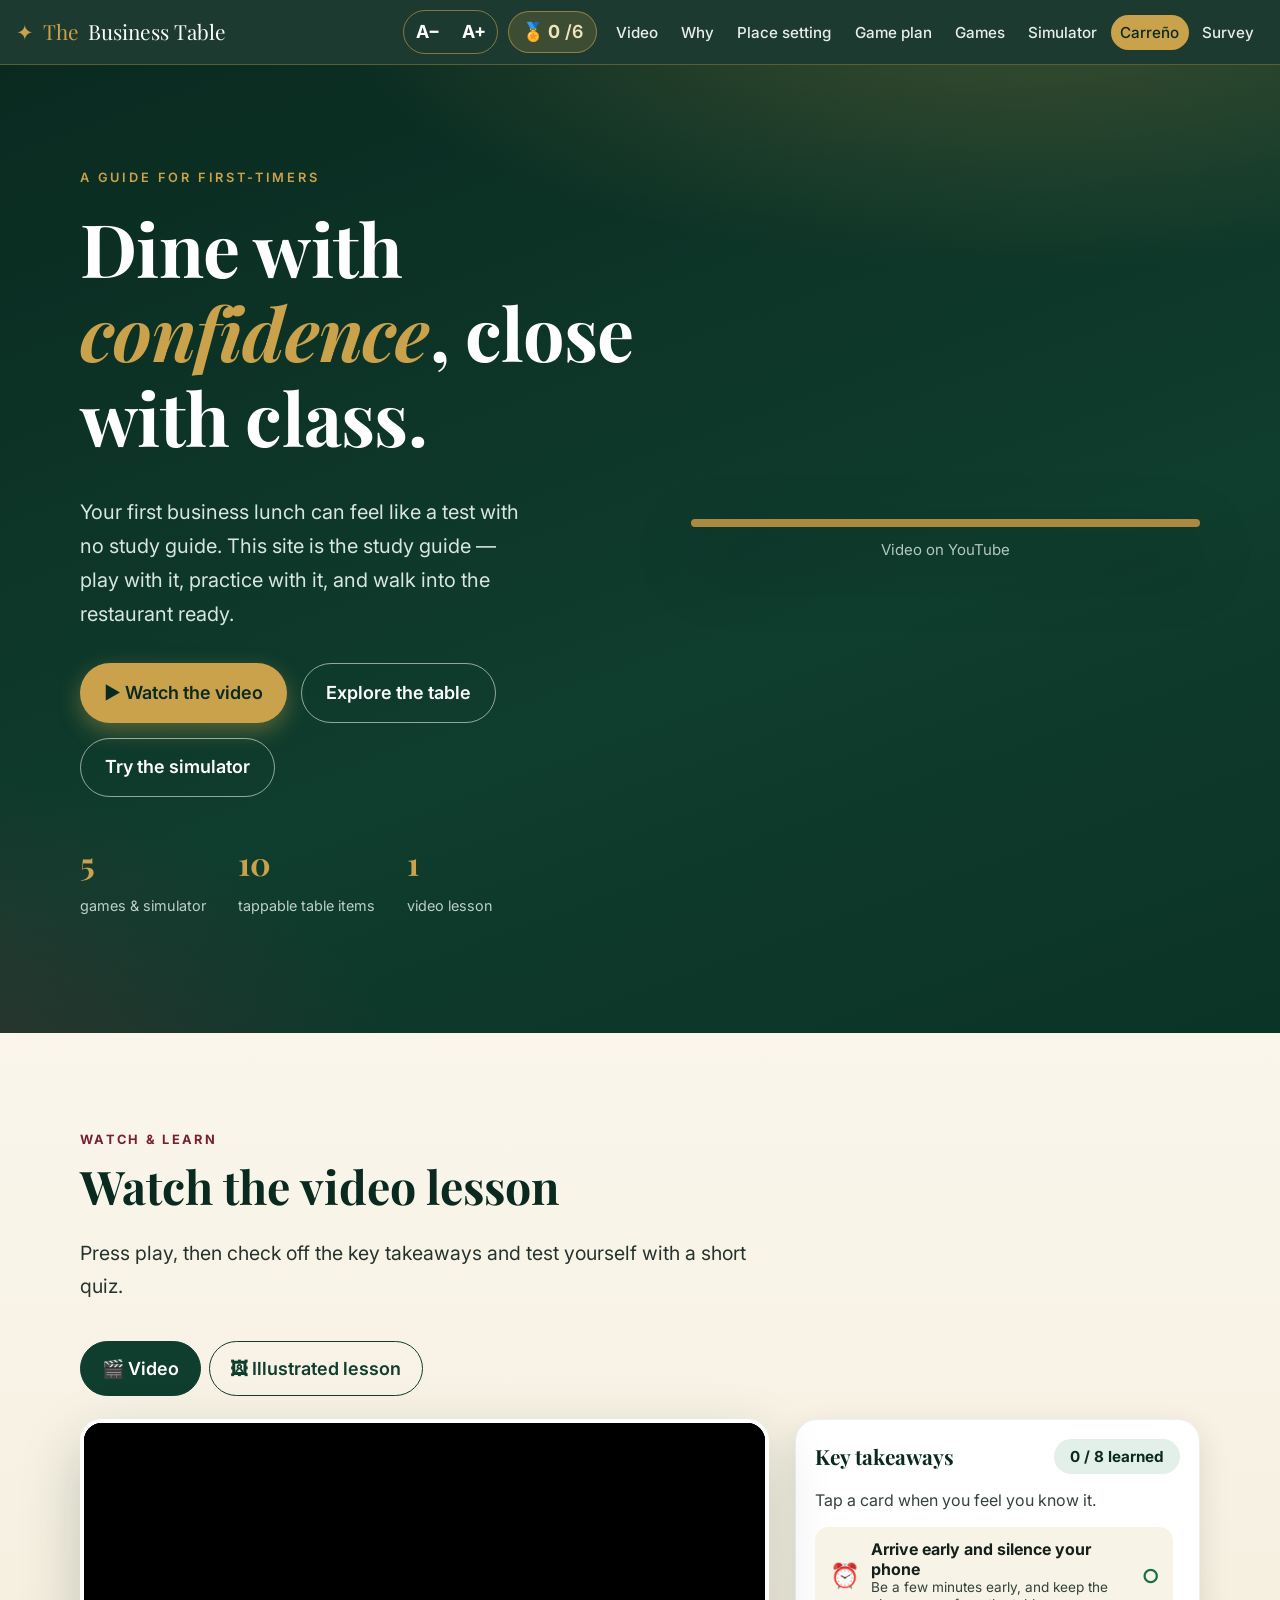
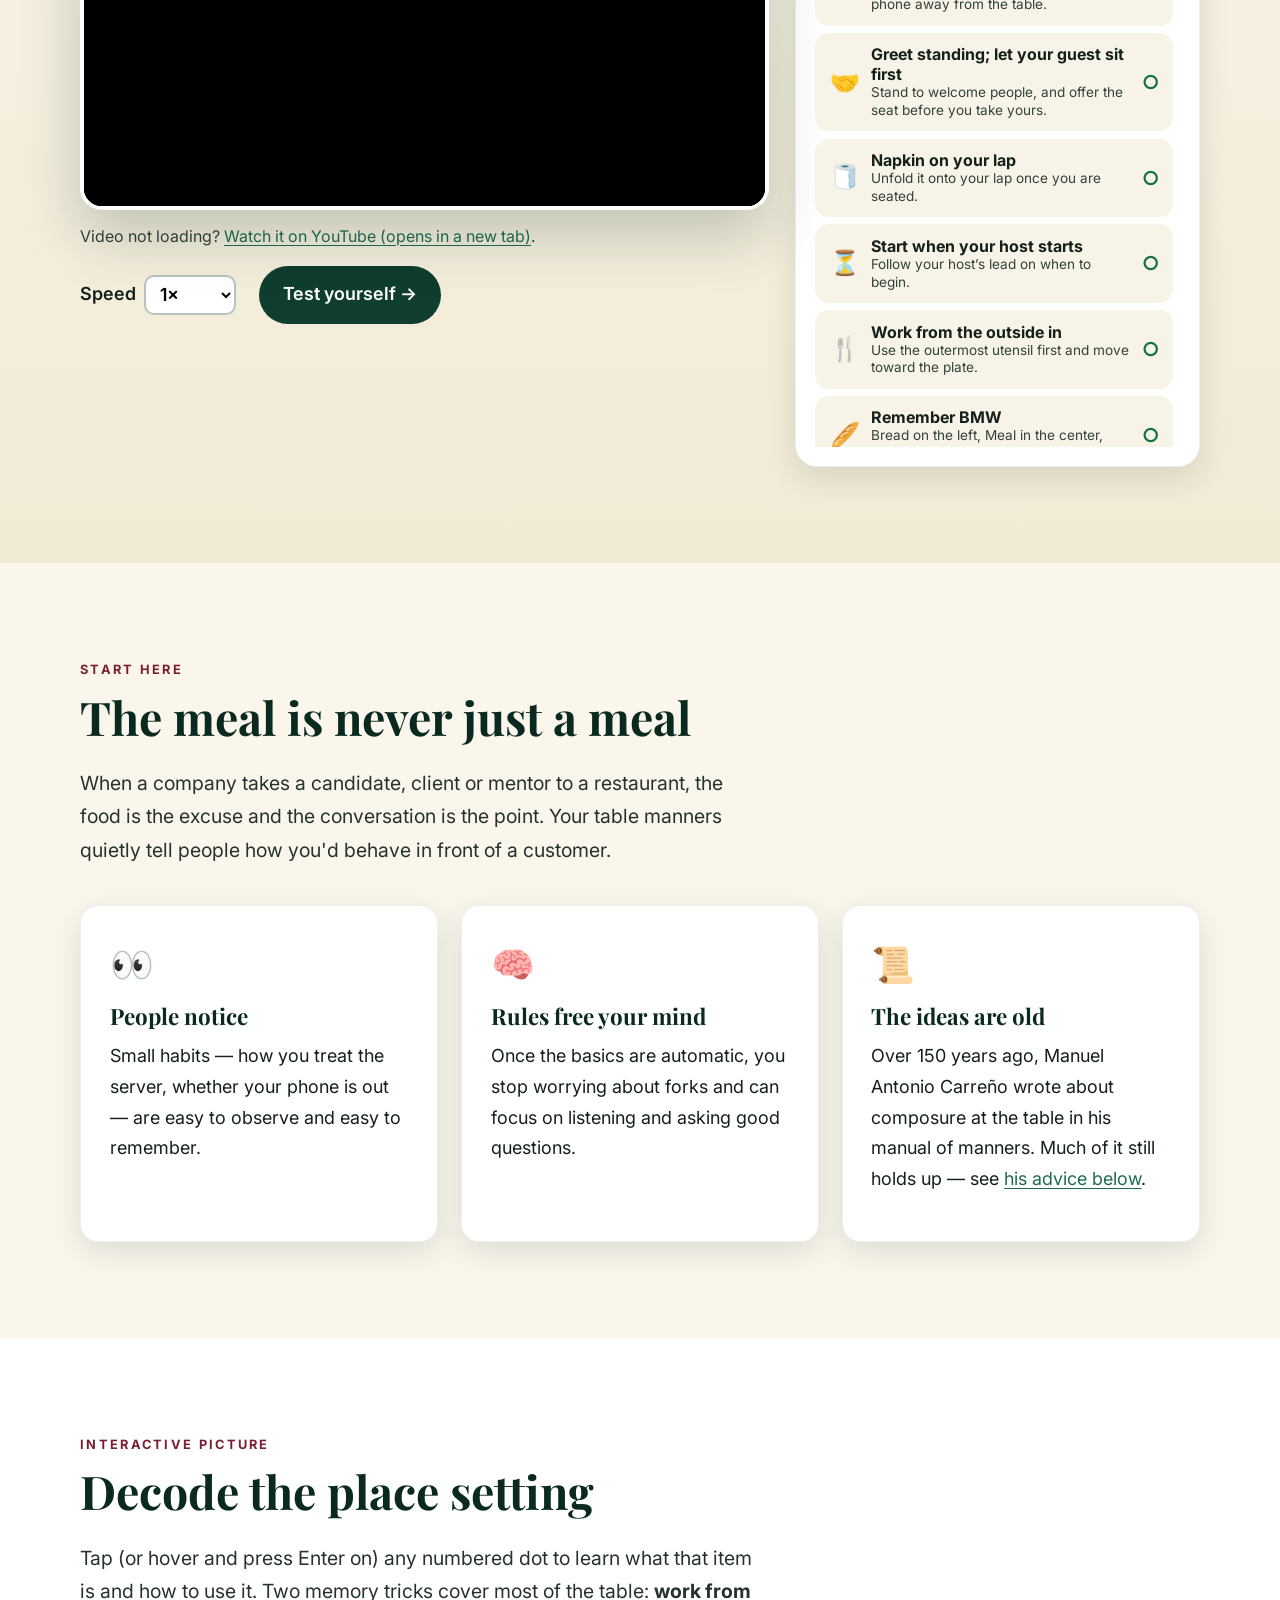
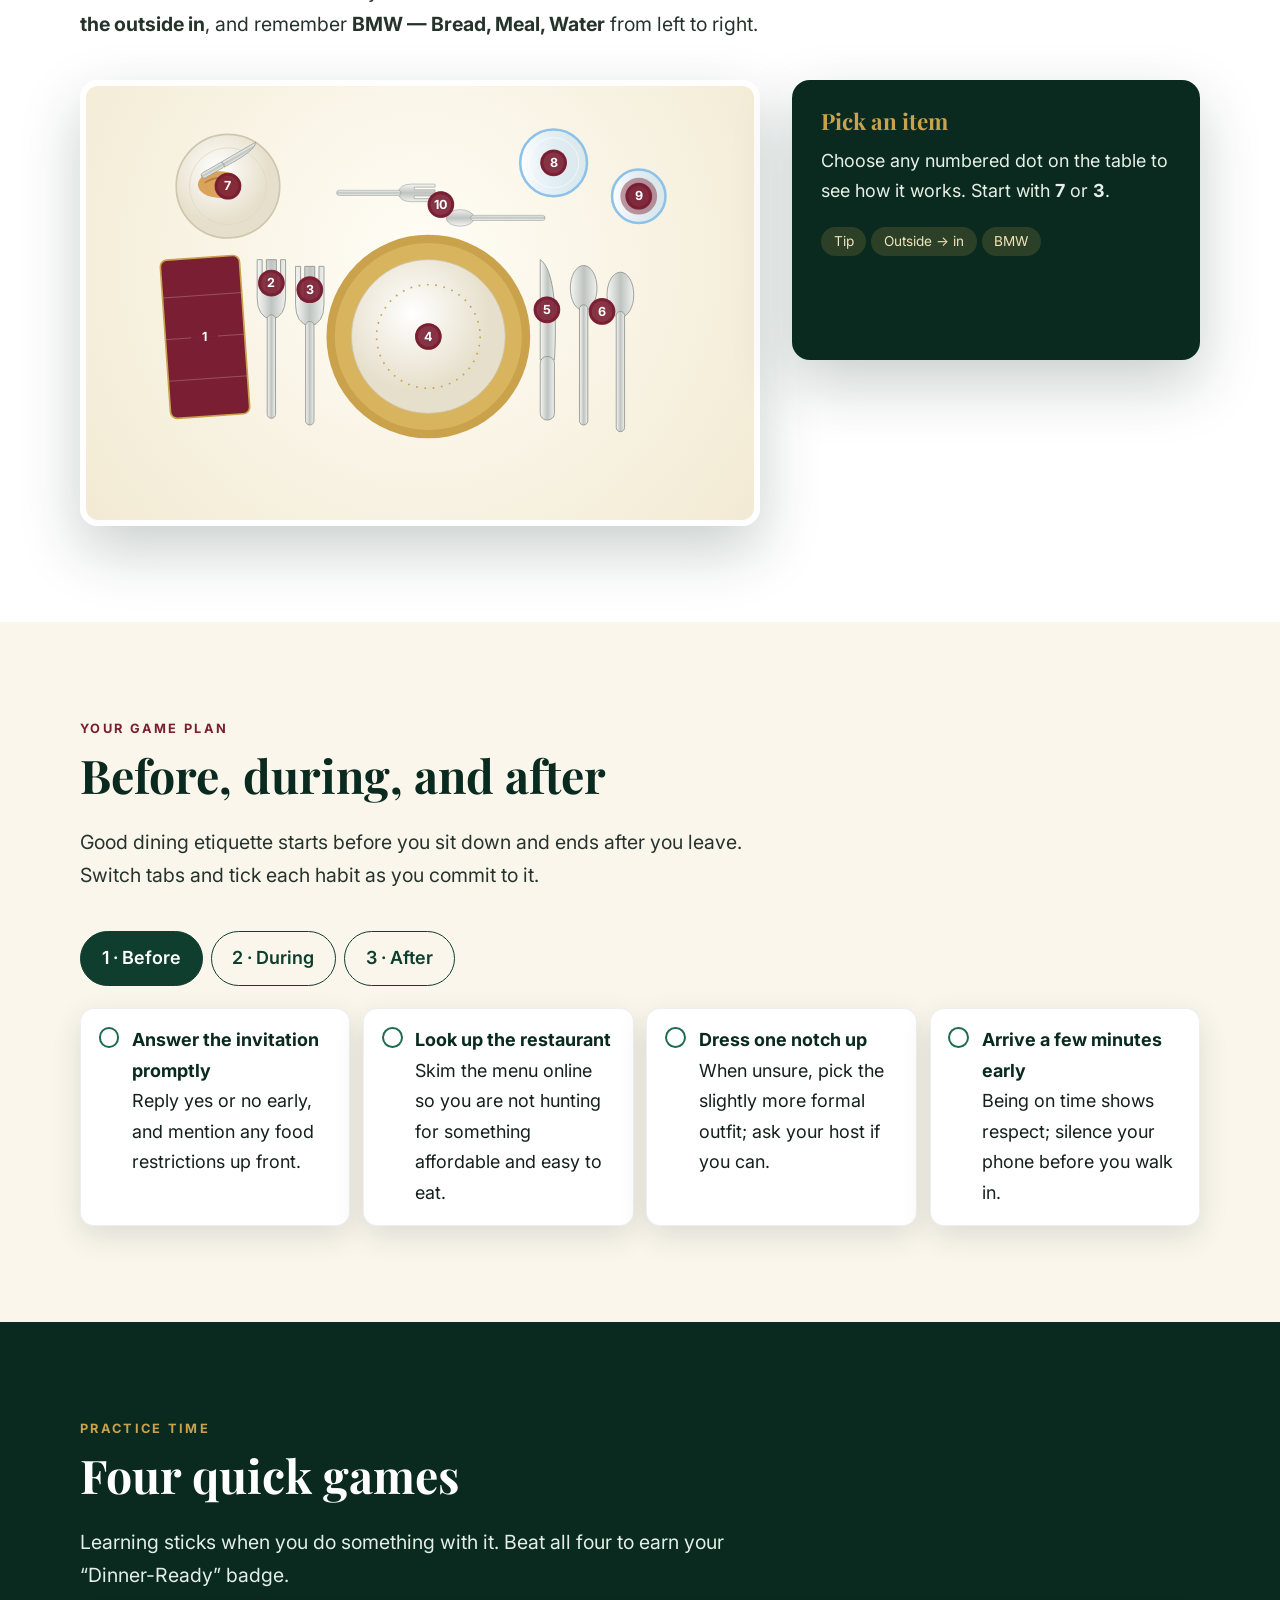
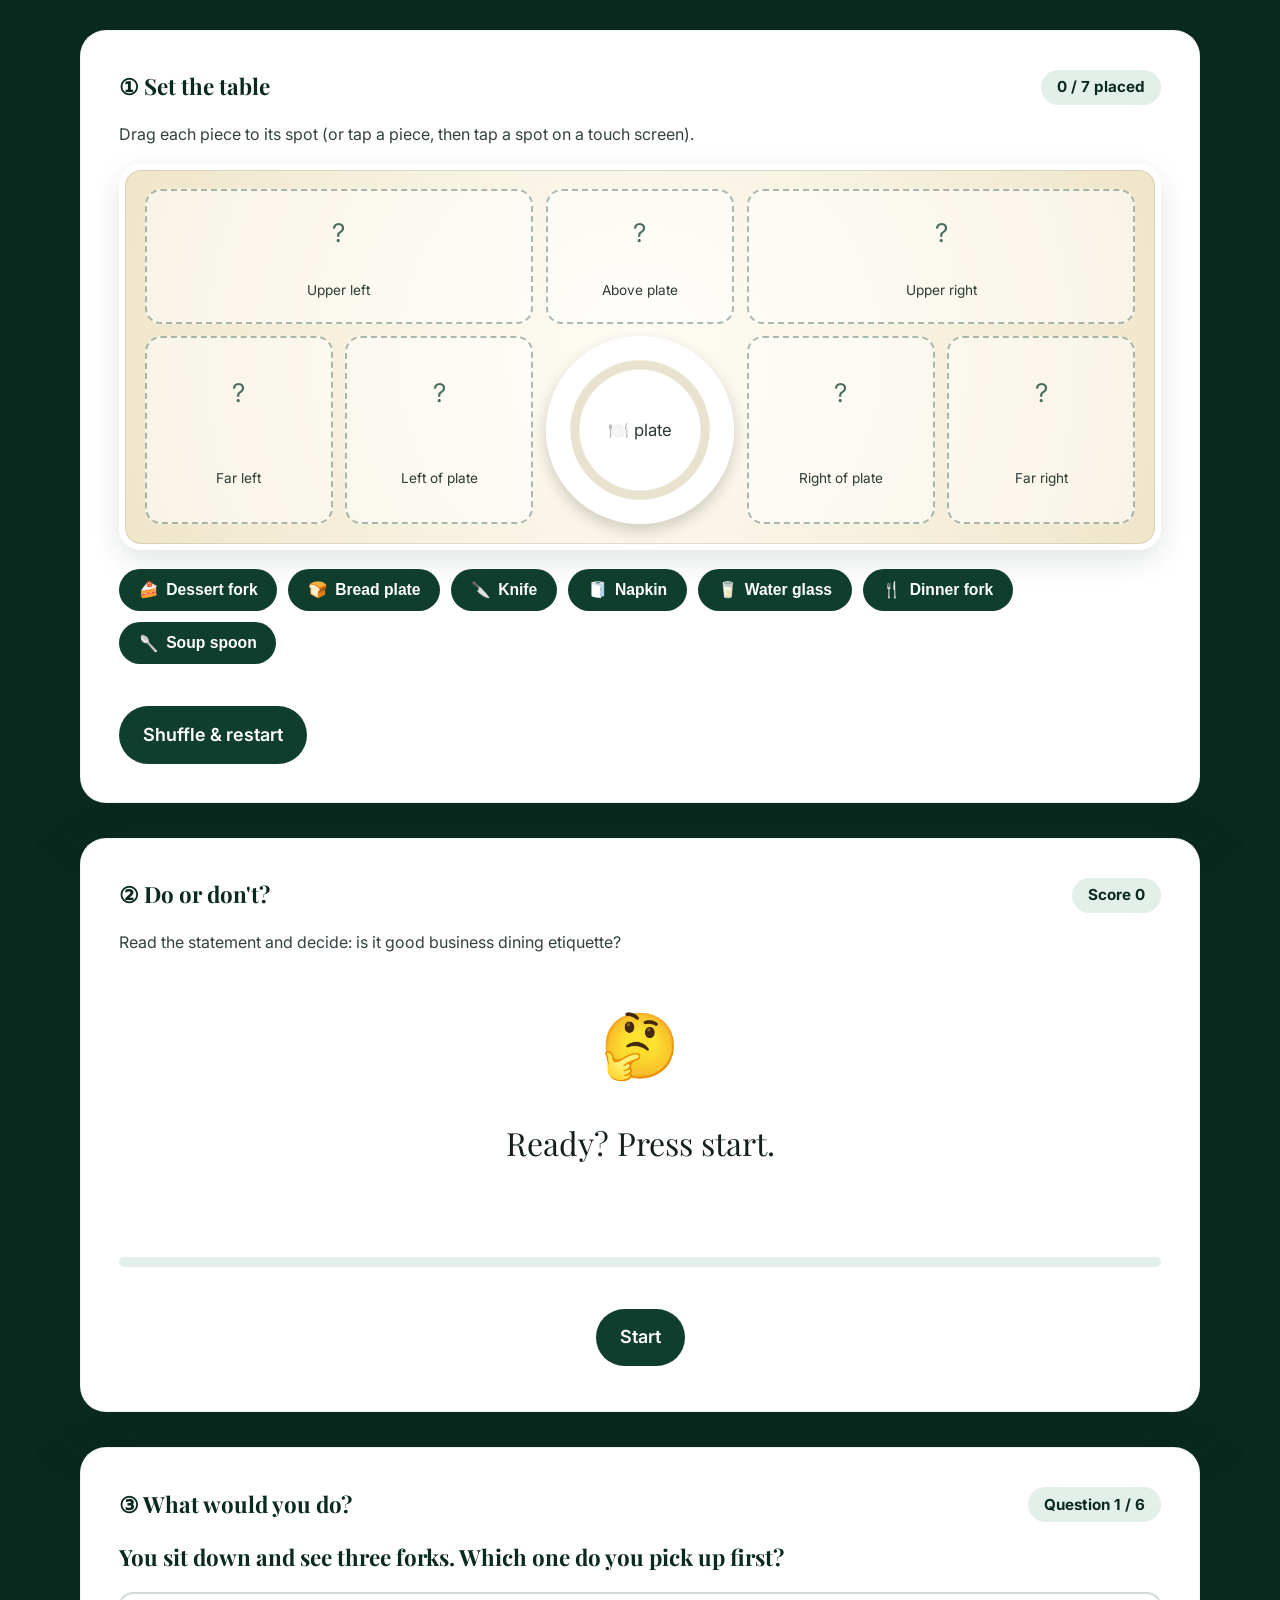
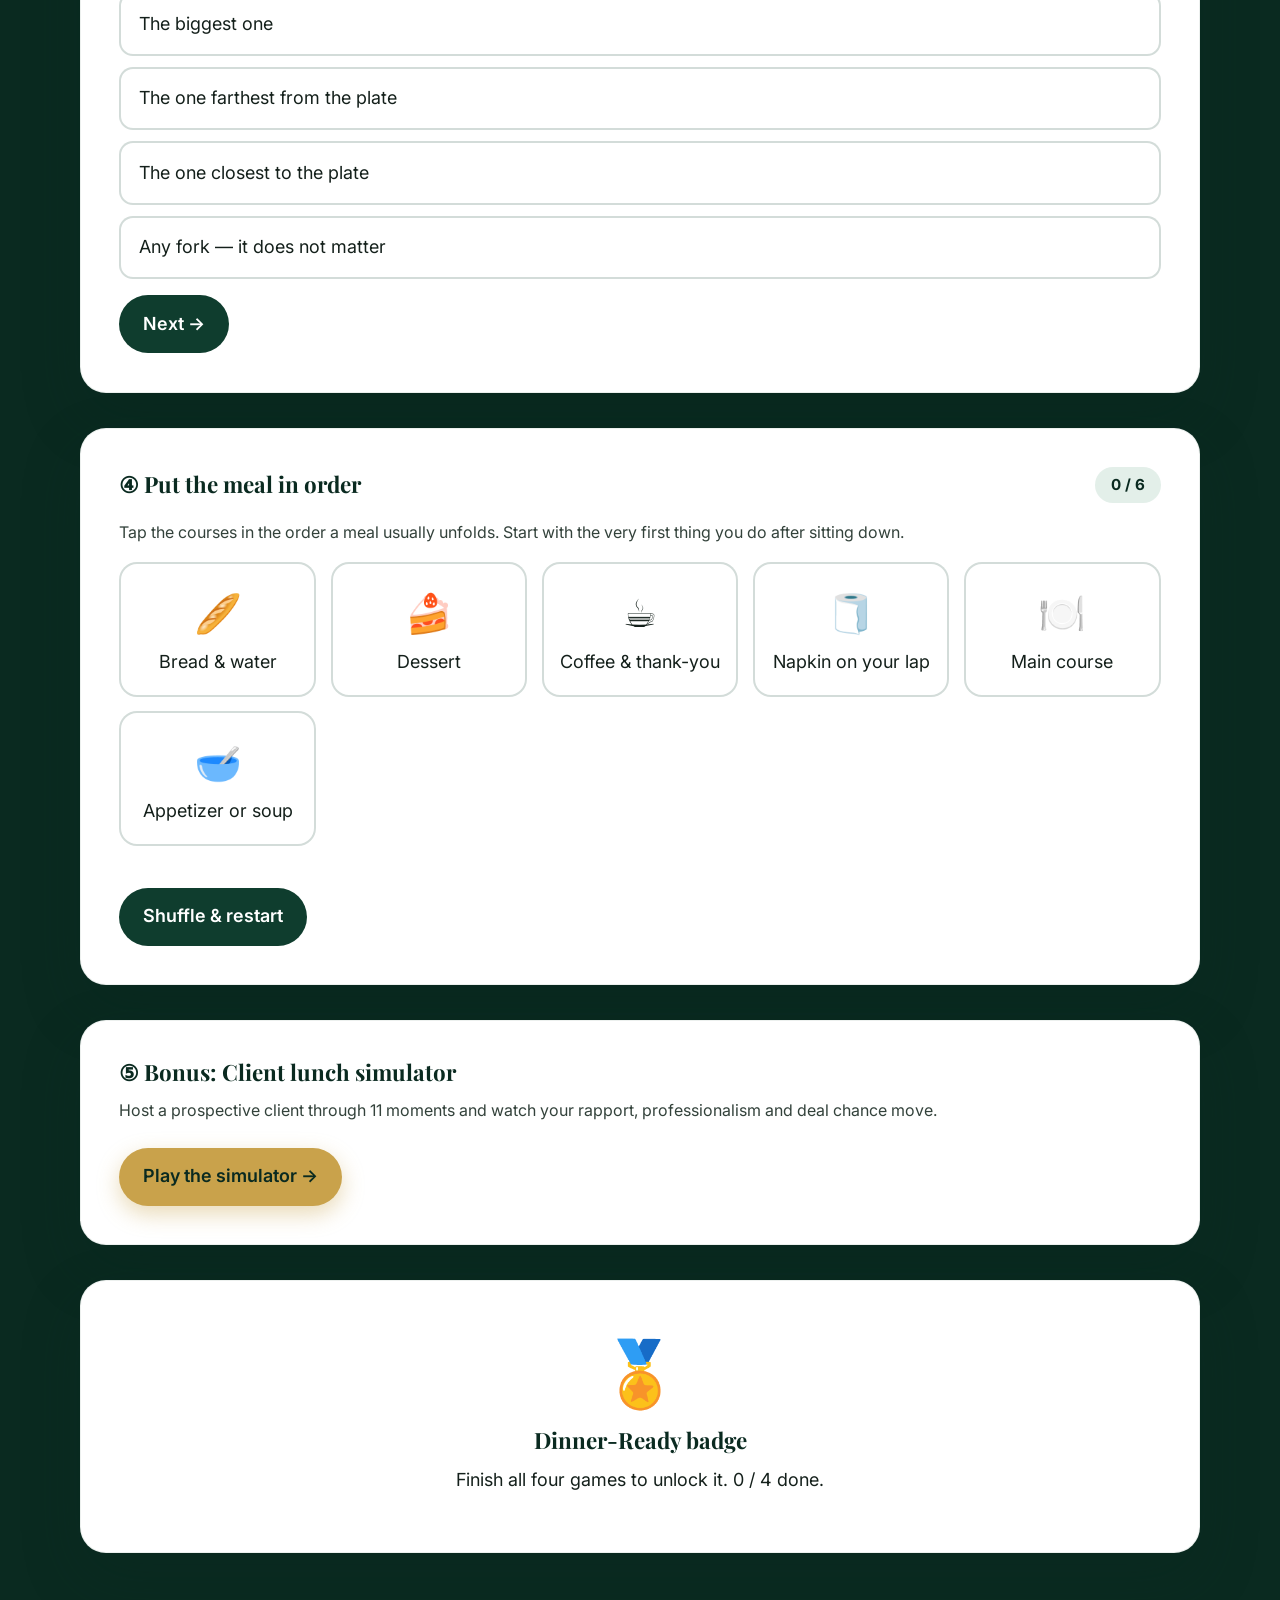
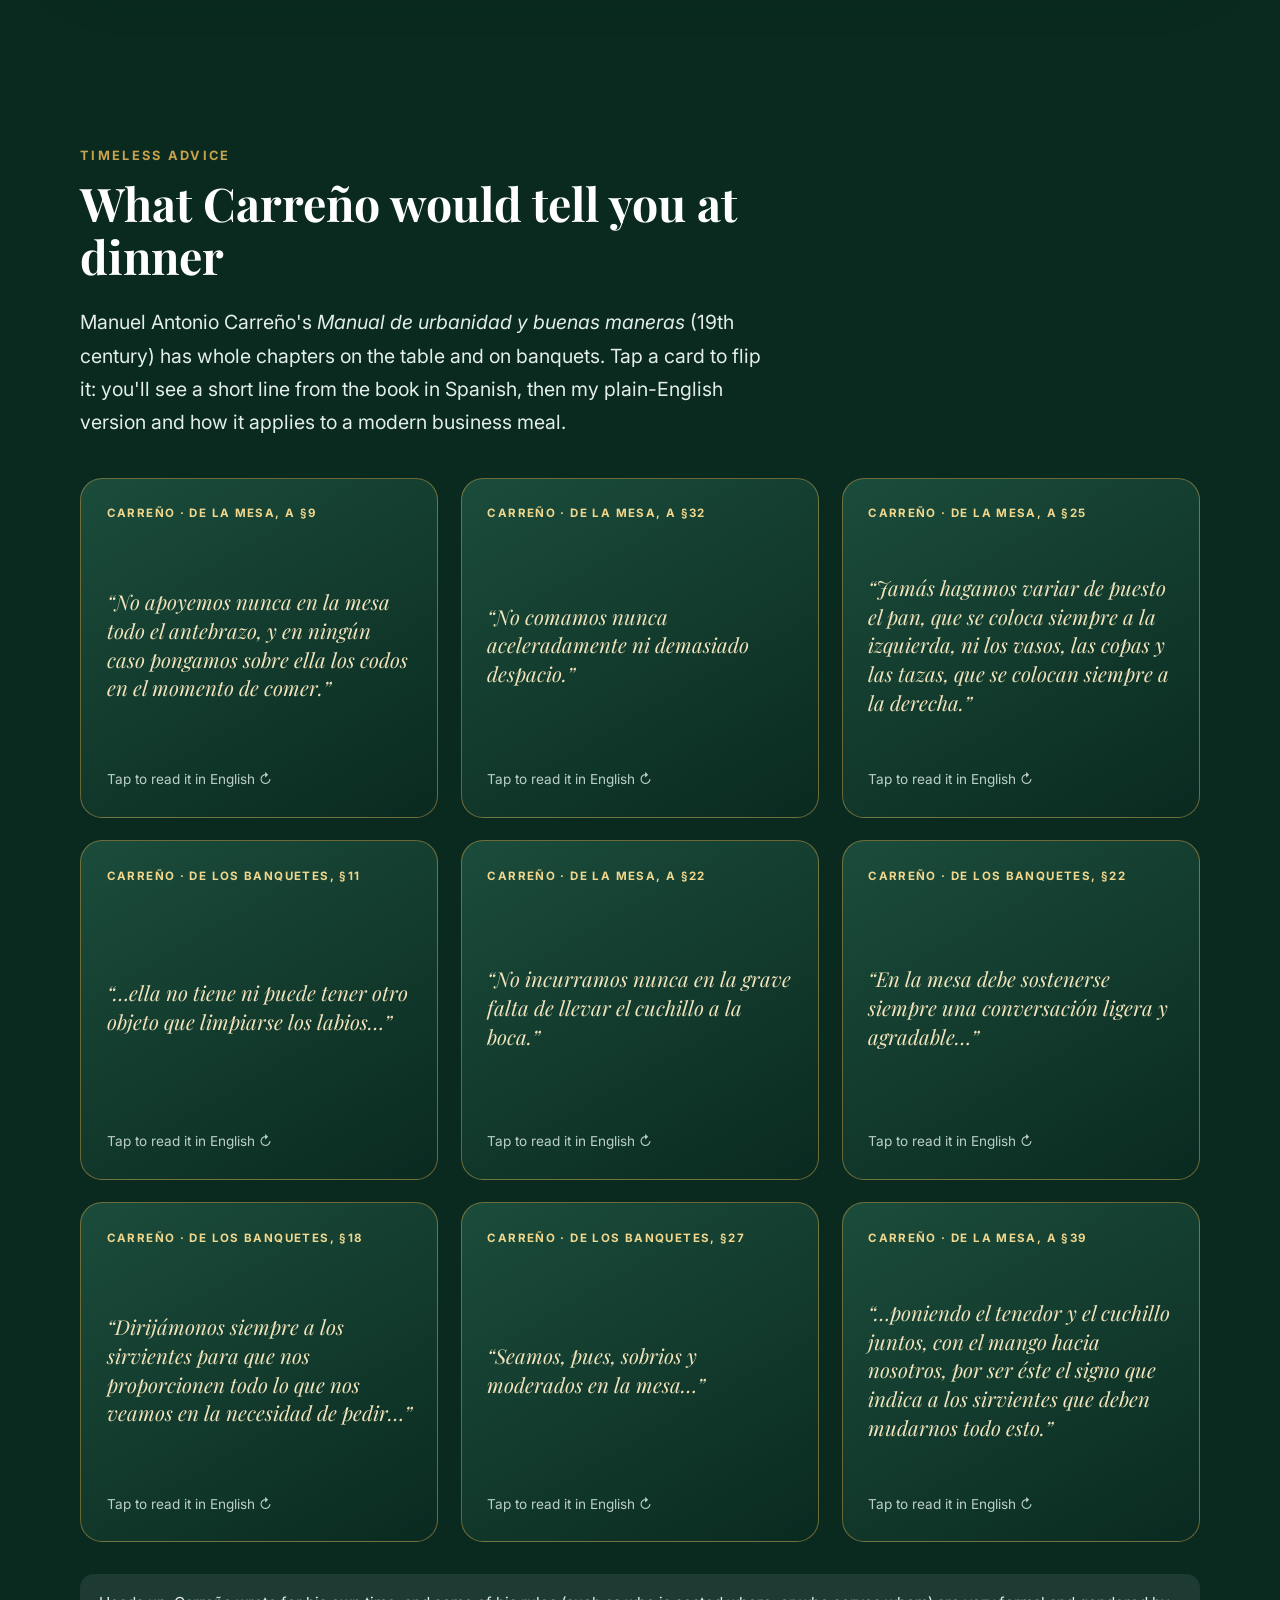
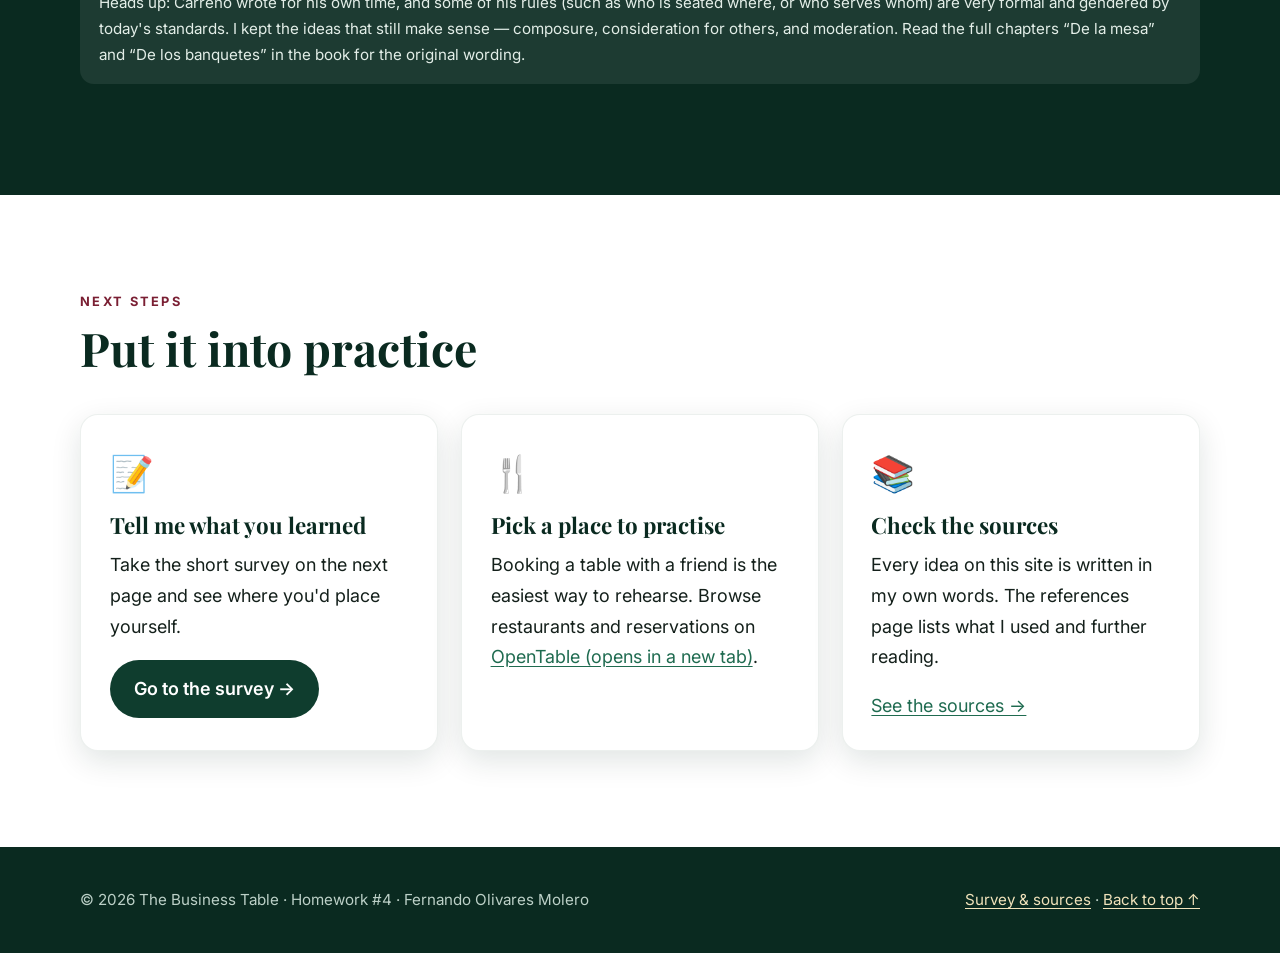
<file: index.html>
<!DOCTYPE html>
<html lang="en">
<head>
  <meta charset="utf-8">
  <meta name="viewport" content="width=device-width, initial-scale=1">
  <title>The Business Table — Dining Etiquette for Students</title>
  <meta name="description" content="An interactive guide to business dining etiquette for students: place-setting explorer, games, a video lesson, and timeless advice from Carreño.">
  <link rel="preconnect" href="https://fonts.googleapis.com">
  <link rel="preconnect" href="https://fonts.gstatic.com" crossorigin>
  <link href="https://fonts.googleapis.com/css2?family=Inter:wght@400;500;600;700&family=Playfair+Display:ital,wght@0,600;0,800;1,500&display=swap" rel="stylesheet">
  <link rel="stylesheet" href="css/style.css">
</head>
<body>
<div id="progress" aria-hidden="true"></div>
<canvas id="confetti" aria-hidden="true"></canvas>

<header class="nav">
  <div class="wrap">
    <a class="brand" href="#top" aria-label="The Business Table — home"><span>✦</span> <span class="the">The</span> Business Table</a>
    <button class="menu-btn" aria-expanded="false" aria-controls="menu">Menu</button>
    <nav aria-label="Main">
      <ul id="menu">
        <li><a class="link" href="#video">Video</a></li>
        <li><a class="link" href="#why">Why</a></li>
        <li><a class="link" href="#setting">Place setting</a></li>
        <li><a class="link" href="#timeline">Game plan</a></li>
        <li><a class="link" href="#games">Games</a></li>
        <li><a class="link" href="simulator.html">Simulator</a></li>
        <li><a class="link" href="#carreno">Carreño</a></li>
        <li><a class="link" href="survey.html">Survey</a></li>
      </ul>
    </nav>
  </div>
</header>

<main id="top">
  <!-- ================= HERO ================= -->
  <section class="hero">
    <div class="wrap">
      <div>
        <span class="eyebrow">A guide for first-timers</span>
        <h1>Dine with <em>confidence</em>, close with class.</h1>
        <p class="lead">Your first business lunch can feel like a test with no study guide. This site is the study guide — play with it, practice with it, and walk into the restaurant ready.</p>
        <div class="cta-row">
          <a class="btn btn-gold" href="#video" id="heroWatch">▶ Watch the video</a>
          <a class="btn btn-ghost" href="#setting">Explore the table</a>
          <a class="btn btn-ghost" href="simulator.html">Try the simulator</a>
        </div>
        <div class="hero-stats">
          <div><b>5</b><span>games &amp; simulator</span></div>
          <div><b>10</b><span>tappable table items</span></div>
          <div><b>1</b><span>video lesson</span></div>
        </div>
      </div>
      <div class="hero-art hero-video">
        <button class="hv-card" id="heroPlay" type="button" aria-label="Watch the video lesson">
          <img src="https://i.ytimg.com/vi/aDJc5OCMnfE/hqdefault.jpg" alt="" width="480" height="360" onerror="this.remove()">
          <span class="hv-play" aria-hidden="true">▶</span>
          <span class="hv-cap">Watch the video lesson</span>
        </button>
        <small class="hv-note">Video on YouTube</small>
      </div>
    </div>
  </section>

  <!-- ================= VIDEO ================= -->
  <section class="block video-sec" id="video">
    <div class="wrap">
      <div class="section-head reveal">
        <span class="kicker">Watch &amp; learn</span>
        <h2>Watch the video lesson</h2>
        <p>Press play, then check off the key takeaways and test yourself with a short quiz.</p>
      </div>
      <div class="tabs" role="tablist" aria-label="Video versions">
        <button class="tab" role="tab" aria-selected="true" aria-controls="tp-video" id="t-video" type="button">🎬 Video</button>
        <button class="tab" role="tab" aria-selected="false" aria-controls="tp-illus" id="t-illus" type="button">🖼 Illustrated lesson</button>
      </div>

      <div class="tabpanel active" role="tabpanel" id="tp-video" aria-labelledby="t-video">
        <div class="vgrid">
          <div class="vmain">
            <div class="vframe">
              <div id="ytPlayer" data-video-id="aDJc5OCMnfE"></div>
            </div>
            <p class="hint" style="margin:.8rem 0 0">Video not loading? <a href="https://youtu.be/aDJc5OCMnfE" target="_blank" rel="noopener noreferrer">Watch it on YouTube (opens in a new tab)</a>.</p>
            <div class="vtools">
              <label>Speed
                <select id="vSpeed"><option value="0.75">0.75×</option><option value="1" selected>1×</option><option value="1.25">1.25×</option></select>
              </label>
              <button class="btn btn-dark" id="vQuizBtn" type="button">Test yourself →</button>
            </div>
          </div>
          <div class="vside">
            <div class="vside-head"><h3>Key takeaways</h3><span id="learnedCount" class="score">0 / 8 learned</span></div>
            <p class="hint" style="margin:0 0 .8rem">Tap a card when you feel you know it.</p>
            <ol class="chapters" id="chapters" aria-label="Key takeaways"></ol>
          </div>
        </div>
        <div class="vquiz" id="vquiz" hidden></div>
      </div>

      <div class="tabpanel" role="tabpanel" id="tp-illus" aria-labelledby="t-illus">
  <p class="hint" style="margin-bottom:1rem">A short illustrated walk-through (about 45 seconds): press play or jump to any scene with the dots.</p>
        <div class="player" id="player">
          <div class="screen" id="screen"><div class="bgglow"></div></div>
          <div class="controls">
            <button id="pPrev" aria-label="Previous scene" type="button">⏮</button>
            <button id="pPlay" aria-label="Play" type="button">▶</button>
            <button id="pNext" aria-label="Next scene" type="button">⏭</button>
            <div class="timeline" id="pTimeline" aria-hidden="true"><i id="pBar"></i></div>
            <div class="dots" id="pDots"></div>
          </div>
        </div>
      </div>
  </section>

  <!-- ================= WHY ================= -->
  <section class="block" id="why">
    <div class="wrap">
      <div class="section-head reveal">
        <span class="kicker">Start here</span>
        <h2>The meal is never just a meal</h2>
        <p>When a company takes a candidate, client or mentor to a restaurant, the food is the excuse and the conversation is the point. Your table manners quietly tell people how you'd behave in front of a customer.</p>
      </div>
      <div class="cards">
        <article class="card reveal"><span class="ico">👀</span><h3>People notice</h3><p>Small habits — how you treat the server, whether your phone is out — are easy to observe and easy to remember.</p></article>
        <article class="card reveal"><span class="ico">🧠</span><h3>Rules free your mind</h3><p>Once the basics are automatic, you stop worrying about forks and can focus on listening and asking good questions.</p></article>
        <article class="card reveal"><span class="ico">📜</span><h3>The ideas are old</h3><p>Over 150 years ago, Manuel Antonio Carreño wrote about composure at the table in his manual of manners. Much of it still holds up — see <a href="#carreno">his advice below</a>.</p></article>
      </div>
    </div>
  </section>

  <!-- ================= PLACE SETTING ================= -->
  <section class="block alt" id="setting">
    <div class="wrap">
      <div class="section-head reveal">
        <span class="kicker">Interactive picture</span>
        <h2>Decode the place setting</h2>
        <p>Tap (or hover and press Enter on) any numbered dot to learn what that item is and how to use it. Two memory tricks cover most of the table: <strong>work from the outside in</strong>, and remember <strong>BMW — Bread, Meal, Water</strong> from left to right.</p>
      </div>
      <div class="setting">
        <svg class="table-svg reveal" id="tableSvg" viewBox="0 0 800 520" role="group" aria-label="Interactive top-down view of a formal place setting">
          <defs>
            <linearGradient id="silver" x1="0" x2="1"><stop offset="0" stop-color="#f7f7f4"/><stop offset=".5" stop-color="#bfc4c0"/><stop offset="1" stop-color="#eef0ec"/></linearGradient>
            <radialGradient id="plateG" cx=".4" cy=".35"><stop offset="0" stop-color="#fff"/><stop offset="1" stop-color="#e6dfcb"/></radialGradient>
            <linearGradient id="glassG" x1="0" x2="1"><stop offset="0" stop-color="#fff" stop-opacity=".9"/><stop offset="1" stop-color="#a9d4f5" stop-opacity=".35"/></linearGradient>
            <g id="fork"><path d="M-17 0h6v40h5V0h12v40h5V0h6v46q0 22-17 26q-17-4-17-26z"/><rect x="-5" y="66" width="10" height="124" rx="5"/></g>
            <g id="knife"><path d="M-8 0 C 10 12 12 70 9 120 H-8 Z"/><rect x="-8" y="116" width="17" height="76" rx="8"/></g>
            <g id="spoon"><ellipse cx="0" cy="26" rx="16" ry="27"/><rect x="-5" y="46" width="10" height="144" rx="5"/></g>
          </defs>
          <!-- napkin -->
          <g transform="rotate(-4 150 300)"><rect x="95" y="205" width="95" height="190" rx="8" fill="#7a1f33"/><path d="M95 250h95M95 300h95M95 350h95" stroke="#fff" stroke-opacity=".25"/><rect x="95" y="205" width="95" height="190" rx="8" fill="none" stroke="#c9a24b" stroke-width="2"/></g>
          <!-- forks -->
          <g fill="url(#silver)" stroke="#8d938e" stroke-width="1">
            <use href="#fork" transform="translate(222 208)"/>
            <use href="#fork" transform="translate(268 216)"/>
          </g>
          <!-- charger + plate -->
          <circle cx="410" cy="300" r="122" fill="#c9a24b"/>
          <circle cx="410" cy="300" r="112" fill="#d8b45e"/>
          <circle cx="410" cy="300" r="92" fill="url(#plateG)" stroke="#cfc6ae"/>
          <circle cx="410" cy="300" r="62" fill="none" stroke="#c9a24b" stroke-width="2" stroke-dasharray="2 8"/>
          <!-- knife + spoons -->
          <g fill="url(#silver)" stroke="#8d938e" stroke-width="1">
            <use href="#knife" transform="translate(552 208)"/>
            <use href="#spoon" transform="translate(596 216)"/>
            <use href="#spoon" transform="translate(640 224)"/>
          </g>
          <!-- dessert utensils -->
          <g fill="url(#silver)" stroke="#8d938e" stroke-width="1">
            <use href="#fork" transform="translate(418 128) rotate(90) scale(.62)"/>
            <use href="#spoon" transform="translate(432 158) rotate(-90) scale(.62)"/>
          </g>
          <!-- bread plate + butter knife -->
          <circle cx="170" cy="120" r="62" fill="url(#plateG)" stroke="#cfc6ae" stroke-width="2"/>
          <circle cx="170" cy="120" r="46" fill="none" stroke="#e1d9c2"/>
          <ellipse cx="160" cy="118" rx="26" ry="16" fill="#d9a35b"/><path d="M142 116q18-12 36 0" stroke="#b97e36" fill="none" stroke-width="2"/>
          <g transform="translate(205 70) rotate(60) scale(.4)" fill="url(#silver)" stroke="#8d938e" stroke-width="2"><use href="#knife"/></g>
          <!-- glasses -->
          <circle cx="560" cy="92" r="40" fill="url(#glassG)" stroke="#8cc2ea" stroke-width="3"/><circle cx="560" cy="92" r="30" fill="none" stroke="#fff" stroke-opacity=".7"/>
          <circle cx="662" cy="132" r="32" fill="url(#glassG)" stroke="#8cc2ea" stroke-width="3"/><circle cx="662" cy="132" r="22" fill="#7a1f33" fill-opacity=".45"/>
          <!-- hotspots -->
          <g id="hotspots"></g>
        </svg>
        <aside class="info-panel reveal" id="infoPanel" aria-live="polite">
          <h3>Pick an item</h3>
          <p>Choose any numbered dot on the table to see how it works. Start with <strong>7</strong> or <strong>3</strong>.</p>
          <span class="tag">Tip</span><span class="tag">Outside → in</span><span class="tag">BMW</span>
        </aside>
      </div>
    </div>
  </section>

  <!-- ================= TIMELINE ================= -->
  <section class="block" id="timeline">
    <div class="wrap">
      <div class="section-head reveal">
        <span class="kicker">Your game plan</span>
        <h2>Before, during, and after</h2>
        <p>Good dining etiquette starts before you sit down and ends after you leave. Switch tabs and tick each habit as you commit to it.</p>
      </div>
      <div class="tabs" role="tablist" aria-label="Meal phases">
        <button class="tab" role="tab" aria-selected="true" aria-controls="tp-before" id="t-before">1 · Before</button>
        <button class="tab" role="tab" aria-selected="false" aria-controls="tp-during" id="t-during">2 · During</button>
        <button class="tab" role="tab" aria-selected="false" aria-controls="tp-after" id="t-after">3 · After</button>
      </div>
      <div class="tabpanel active" role="tabpanel" id="tp-before" aria-labelledby="t-before">
        <ul class="checklist">
          <li tabindex="0"><strong>Answer the invitation promptly</strong>Reply yes or no early, and mention any food restrictions up front.</li>
          <li tabindex="0"><strong>Look up the restaurant</strong>Skim the menu online so you are not hunting for something affordable and easy to eat.</li>
          <li tabindex="0"><strong>Dress one notch up</strong>When unsure, pick the slightly more formal outfit; ask your host if you can.</li>
          <li tabindex="0"><strong>Arrive a few minutes early</strong>Being on time shows respect; silence your phone before you walk in.</li>
        </ul>
      </div>
      <div class="tabpanel" role="tabpanel" id="tp-during" aria-labelledby="t-during">
        <ul class="checklist">
          <li tabindex="0"><strong>Follow your host's lead</strong>Sit when invited, unfold your napkin after the host does, and start eating when they do.</li>
          <li tabindex="0"><strong>Order for ease, not drama</strong>Choose a moderately priced dish that you can eat neatly — skip the messy or very long pasta.</li>
          <li tabindex="0"><strong>Keep the phone away</strong>Not on the table, not on your lap. Full attention is the best compliment.</li>
          <li tabindex="0"><strong>Small talk first</strong>Let the conversation warm up; the host usually signals when it is time for business.</li>
          <li tabindex="0"><strong>Be kind to the staff</strong>Say please and thank you; how you treat servers says a lot about you.</li>
          <li tabindex="0"><strong>Pace yourself</strong>Eat at the same speed as the group and never talk with a full mouth.</li>
        </ul>
      </div>
      <div class="tabpanel" role="tabpanel" id="tp-after" aria-labelledby="t-after">
        <ul class="checklist">
          <li tabindex="0"><strong>Let the host handle the bill</strong>If you invited, you pay. If you were invited, thank them sincerely.</li>
          <li tabindex="0"><strong>Place your napkin loosely</strong>Leave it to the left of your plate when you are done, not on the plate.</li>
          <li tabindex="0"><strong>Send a thank-you within a day</strong>A short, specific email or handwritten note makes you memorable.</li>
          <li tabindex="0"><strong>Follow up on what you discussed</strong>If you promised a résumé, link or introduction, send it promptly.</li>
        </ul>
      </div>
    </div>
  </section>

  <!-- ================= GAMES ================= -->
  <section class="block dark" id="games">
    <div class="wrap">
      <div class="section-head reveal">
        <span class="kicker">Practice time</span>
        <h2>Four quick games</h2>
        <p>Learning sticks when you do something with it. Beat all four to earn your “Dinner-Ready” badge.</p>
      </div>

      <!-- GAME 1 -->
      <div class="game reveal" id="g1" style="color:var(--ink)">
        <div class="game-head"><h3>① Set the table</h3><span class="score" id="g1score">0 / 7 placed</span></div>
        <p class="hint">Drag each piece to its spot (or tap a piece, then tap a spot on a touch screen).</p>
        <div class="board" id="board">
          <div class="slot s-bread" data-accept="bread"><span class="q">?</span>Upper left</div>
          <div class="slot s-dessert" data-accept="dessert"><span class="q">?</span>Above plate</div>
          <div class="slot s-glass" data-accept="glass"><span class="q">?</span>Upper right</div>
          <div class="slot s-napkin" data-accept="napkin"><span class="q">?</span>Far left</div>
          <div class="slot s-fork" data-accept="fork"><span class="q">?</span>Left of plate</div>
          <div class="slot plate"><span>🍽️ plate</span></div>
          <div class="slot s-knife" data-accept="knife"><span class="q">?</span>Right of plate</div>
          <div class="slot s-spoon" data-accept="spoon"><span class="q">?</span>Far right</div>
        </div>
        <div class="tray" id="tray"></div>
        <div class="feedback" id="g1fb" role="status"></div>
        <button class="btn btn-dark" id="g1reset" type="button">Shuffle &amp; restart</button>
      </div>

      <!-- GAME 2 -->
      <div class="game reveal" id="g2" style="color:var(--ink)">
        <div class="game-head"><h3>② Do or don't?</h3><span class="score" id="g2score">Score 0</span></div>
        <p class="hint">Read the statement and decide: is it good business dining etiquette?</p>
        <div class="stage">
          <div class="big-emoji" id="g2emoji" aria-hidden="true">🤔</div>
          <p class="statement" id="g2text">Ready? Press start.</p>
          <div class="pair" id="g2btns">
            <button class="btn btn-do" data-ans="true" type="button">✓ Do</button>
            <button class="btn btn-dont" data-ans="false" type="button">✗ Don't</button>
          </div>
          <div class="meter" aria-hidden="true"><i id="g2bar"></i></div>
          <div class="feedback" id="g2fb" role="status"></div>
          <button class="btn btn-dark" id="g2start" type="button">Start</button>
        </div>
      </div>

      <!-- GAME 3 -->
      <div class="game reveal" id="g3" style="color:var(--ink)">
        <div class="game-head"><h3>③ What would you do?</h3><span class="score" id="g3score">Question 1 / 6</span></div>
        <div id="g3body"></div>
      </div>

      <!-- GAME 4 -->
      <div class="game reveal" id="g4" style="color:var(--ink)">
        <div class="game-head"><h3>④ Put the meal in order</h3><span class="score" id="g4score">0 / 6</span></div>
        <p class="hint">Tap the courses in the order a meal usually unfolds. Start with the very first thing you do after sitting down.</p>
        <div class="order-grid" id="g4grid"></div>
        <div class="feedback" id="g4fb" role="status"></div>
        <button class="btn btn-dark" id="g4reset" type="button">Shuffle &amp; restart</button>
      </div>

      <div class="game reveal" id="simTeaser" style="color:var(--ink);display:flex;gap:1.5rem;align-items:center;flex-wrap:wrap;justify-content:space-between">
        <div><h3>⑤ Bonus: Client lunch simulator</h3><p class="hint" style="margin:0">Host a prospective client through 11 moments and watch your rapport, professionalism and deal chance move.</p></div>
        <a class="btn btn-gold" href="simulator.html">Play the simulator →</a>
      </div>

      <div class="game reveal" id="badge" style="color:var(--ink);text-align:center">
        <div class="badge" style="font-size:4rem" aria-hidden="true">🏅</div>
        <h3>Dinner-Ready badge</h3>
        <p id="badgeText">Finish all four games to unlock it. <span id="badgeCount">0</span> / 4 done.</p>
      </div>
    </div>
  </section>

  <!-- ================= CARREÑO ================= -->
  <section class="block dark" id="carreno">
    <div class="wrap">
      <div class="section-head reveal">
        <span class="kicker">Timeless advice</span>
        <h2>What Carreño would tell you at dinner</h2>
        <p>Manuel Antonio Carreño's <em>Manual de urbanidad y buenas maneras</em> (19th century) has whole chapters on the table and on banquets. Tap a card to flip it: you'll see a short line from the book in Spanish, then my plain-English version and how it applies to a modern business meal.</p>
      </div>
      <div class="flip-grid" id="flipGrid"></div>
      <p class="note reveal">Heads up: Carreño wrote for his own time, and some of his rules (such as who is seated where, or who serves whom) are very formal and gendered by today's standards. I kept the ideas that still make sense — composure, consideration for others, and moderation. Read the full chapters “De la mesa” and “De los banquetes” in the book for the original wording.</p>
    </div>
  </section>

  <!-- ================= LINKS ================= -->
  <section class="block alt">
    <div class="wrap">
      <div class="section-head reveal">
        <span class="kicker">Next steps</span>
        <h2>Put it into practice</h2>
      </div>
      <div class="cards">
        <article class="card reveal"><span class="ico">📝</span><h3>Tell me what you learned</h3><p>Take the short survey on the next page and see where you'd place yourself.</p><a class="btn btn-dark" href="survey.html">Go to the survey →</a></article>
        <article class="card reveal"><span class="ico">🍴</span><h3>Pick a place to practise</h3><p>Booking a table with a friend is the easiest way to rehearse. Browse restaurants and reservations on <a href="https://www.opentable.com/" target="_blank" rel="noopener noreferrer">OpenTable (opens in a new tab)</a>.</p></article>
        <article class="card reveal"><span class="ico">📚</span><h3>Check the sources</h3><p>Every idea on this site is written in my own words. The references page lists what I used and further reading.</p><a href="survey.html#sources">See the sources →</a></article>
      </div>
    </div>
  </section>
</main>

<footer>
  <div class="wrap">
    <span>© <span id="yr"></span> The Business Table · Homework #4 · Fernando Olivares Molero</span>
    <span><a href="survey.html">Survey &amp; sources</a> · <a href="#top">Back to top ↑</a></span>
  </div>
</footer>

<script src="js/app.js"></script>
<script src="js/extras.js"></script>
</body>
</html>
</file>
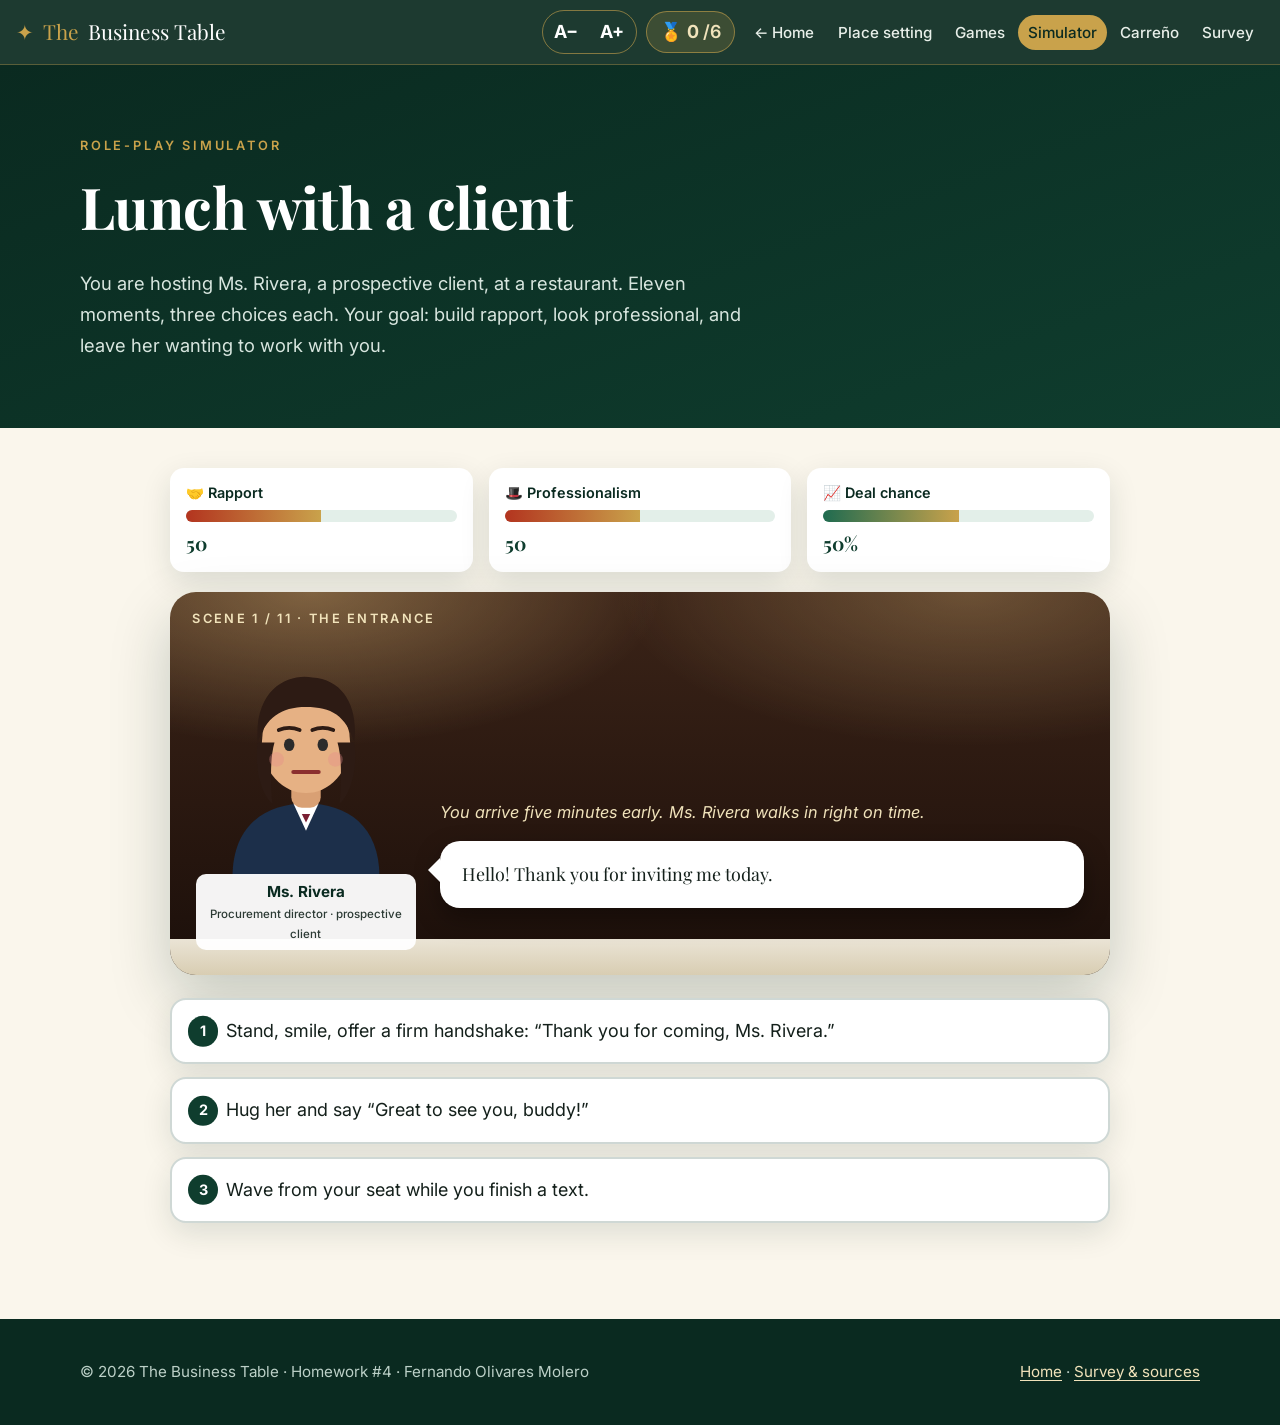
<file: simulator.html>
<!DOCTYPE html>
<html lang="en">
<head>
  <meta charset="utf-8">
  <meta name="viewport" content="width=device-width, initial-scale=1">
  <title>Client Lunch Simulator — The Business Table</title>
  <meta name="description" content="A role-play simulator: host a business lunch with a prospective client and see how your table manners affect the deal.">
  <link rel="preconnect" href="https://fonts.googleapis.com">
  <link rel="preconnect" href="https://fonts.gstatic.com" crossorigin>
  <link href="https://fonts.googleapis.com/css2?family=Inter:wght@400;500;600;700&family=Playfair+Display:ital,wght@0,600;0,800;1,500&display=swap" rel="stylesheet">
  <link rel="stylesheet" href="css/style.css">
  <link rel="stylesheet" href="css/simulator.css">
</head>
<body>
<div id="progress" aria-hidden="true"></div>
<canvas id="confetti" aria-hidden="true"></canvas>

<header class="nav">
  <div class="wrap">
    <a class="brand" href="index.html" aria-label="The Business Table — home"><span>✦</span> <span class="the">The</span> Business Table</a>
    <button class="menu-btn" aria-expanded="false" aria-controls="menu">Menu</button>
    <nav aria-label="Main">
      <ul id="menu">
        <li><a class="link" href="index.html">← Home</a></li>
        <li><a class="link" href="index.html#setting">Place setting</a></li>
        <li><a class="link" href="index.html#games">Games</a></li>
        <li><a class="link" href="simulator.html" aria-current="page">Simulator</a></li>
        <li><a class="link" href="index.html#carreno">Carreño</a></li>
        <li><a class="link" href="survey.html">Survey</a></li>
      </ul>
    </nav>
  </div>
</header>

<main>
  <section class="page-hero">
    <div class="wrap">
      <span class="eyebrow">Role-play simulator</span>
      <h1>Lunch with a client</h1>
      <p>You are hosting Ms. Rivera, a prospective client, at a restaurant. Eleven moments, three choices each. Your goal: build rapport, look professional, and leave her wanting to work with you.</p>
    </div>
  </section>

  <section class="block" style="padding-top:2.5rem">
    <div class="wrap">
      <div class="sim" id="sim">
        <div class="hud">
          <div class="meter-box"><label for="mR">🤝 Rapport</label><div class="gauge"><i id="mR"></i></div><b id="vR">50</b></div>
          <div class="meter-box"><label for="mP">🎩 Professionalism</label><div class="gauge"><i id="mP"></i></div><b id="vP">50</b></div>
          <div class="meter-box"><label for="mD">📈 Deal chance</label><div class="gauge deal"><i id="mD"></i></div><b id="vD">50%</b></div>
        </div>

        <div class="stage-sim" id="stageSim">
          <div class="room-label" id="room">Scene 1 / 11 · The entrance</div>
          <div class="client">
            <svg viewBox="0 0 200 220" id="avatar" role="img" aria-label="Ms. Rivera, the client">
              <ellipse cx="100" cy="212" rx="70" ry="8" fill="#000" opacity=".2"/>
              <path d="M30 220c0-48 30-70 70-70s70 22 70 70z" fill="#1c2f4a"/>
              <path d="M88 150l12 26 12-26z" fill="#fff"/>
              <path d="M96 160l4 8 4-8z" fill="#7a1f33"/>
              <rect x="86" y="120" width="28" height="34" rx="10" fill="#d9a074"/>
              <ellipse cx="100" cy="92" rx="42" ry="48" fill="#e6b184"/>
              <path d="M54 92c-4-52 30-66 52-62 30 2 44 28 40 62-8-26-22-34-46-34s-38 10-46 34z" fill="#2d1b14"/>
              <path d="M54 92c-4 30 6 52 14 58-2-24-2-44 2-58z" fill="#2d1b14"/>
              <path d="M146 92c4 30-6 52-14 58 2-24 2-44-2-58z" fill="#2d1b14"/>
              <g id="eyes"><ellipse cx="84" cy="94" rx="5" ry="6" fill="#2b2b2b" class="blink"/><ellipse cx="116" cy="94" rx="5" ry="6" fill="#2b2b2b" class="blink"/></g>
              <g id="brows" stroke="#2d1b14" stroke-width="3.5" stroke-linecap="round" fill="none"><path id="bL" d="M74 80q10-6 20 0"/><path id="bR" d="M106 80q10-6 20 0"/></g>
              <path id="mouth" d="M86 118q14 14 28 0" stroke="#8b2f2f" stroke-width="4" stroke-linecap="round" fill="none"/>
              <circle cx="72" cy="108" r="7" fill="#e58a8a" opacity=".35"/><circle cx="128" cy="108" r="7" fill="#e58a8a" opacity=".35"/>
            </svg>
            <div class="nameplate">Ms. Rivera <small>Procurement director · prospective client</small></div>
          </div>
          <div class="dialog">
            <p class="narr" id="narr"></p>
            <div class="bubble" id="bubble" aria-live="polite"></div>
          </div>
        </div>

        <div class="choices" id="choices" role="group" aria-label="Your options"></div>
        <div class="fb-panel" id="fb" hidden role="status"></div>
        <div class="end-panel" id="end" hidden></div>
      </div>
    </div>
  </section>
</main>

<footer>
  <div class="wrap">
    <span>© <span id="yr"></span> The Business Table · Homework #4 · Fernando Olivares Molero</span>
    <span><a href="index.html">Home</a> · <a href="survey.html">Survey &amp; sources</a></span>
  </div>
</footer>
<script src="js/app.js"></script>
<script src="js/extras.js"></script>
<script src="js/simulator.js"></script>
</body>
</html>
</file>
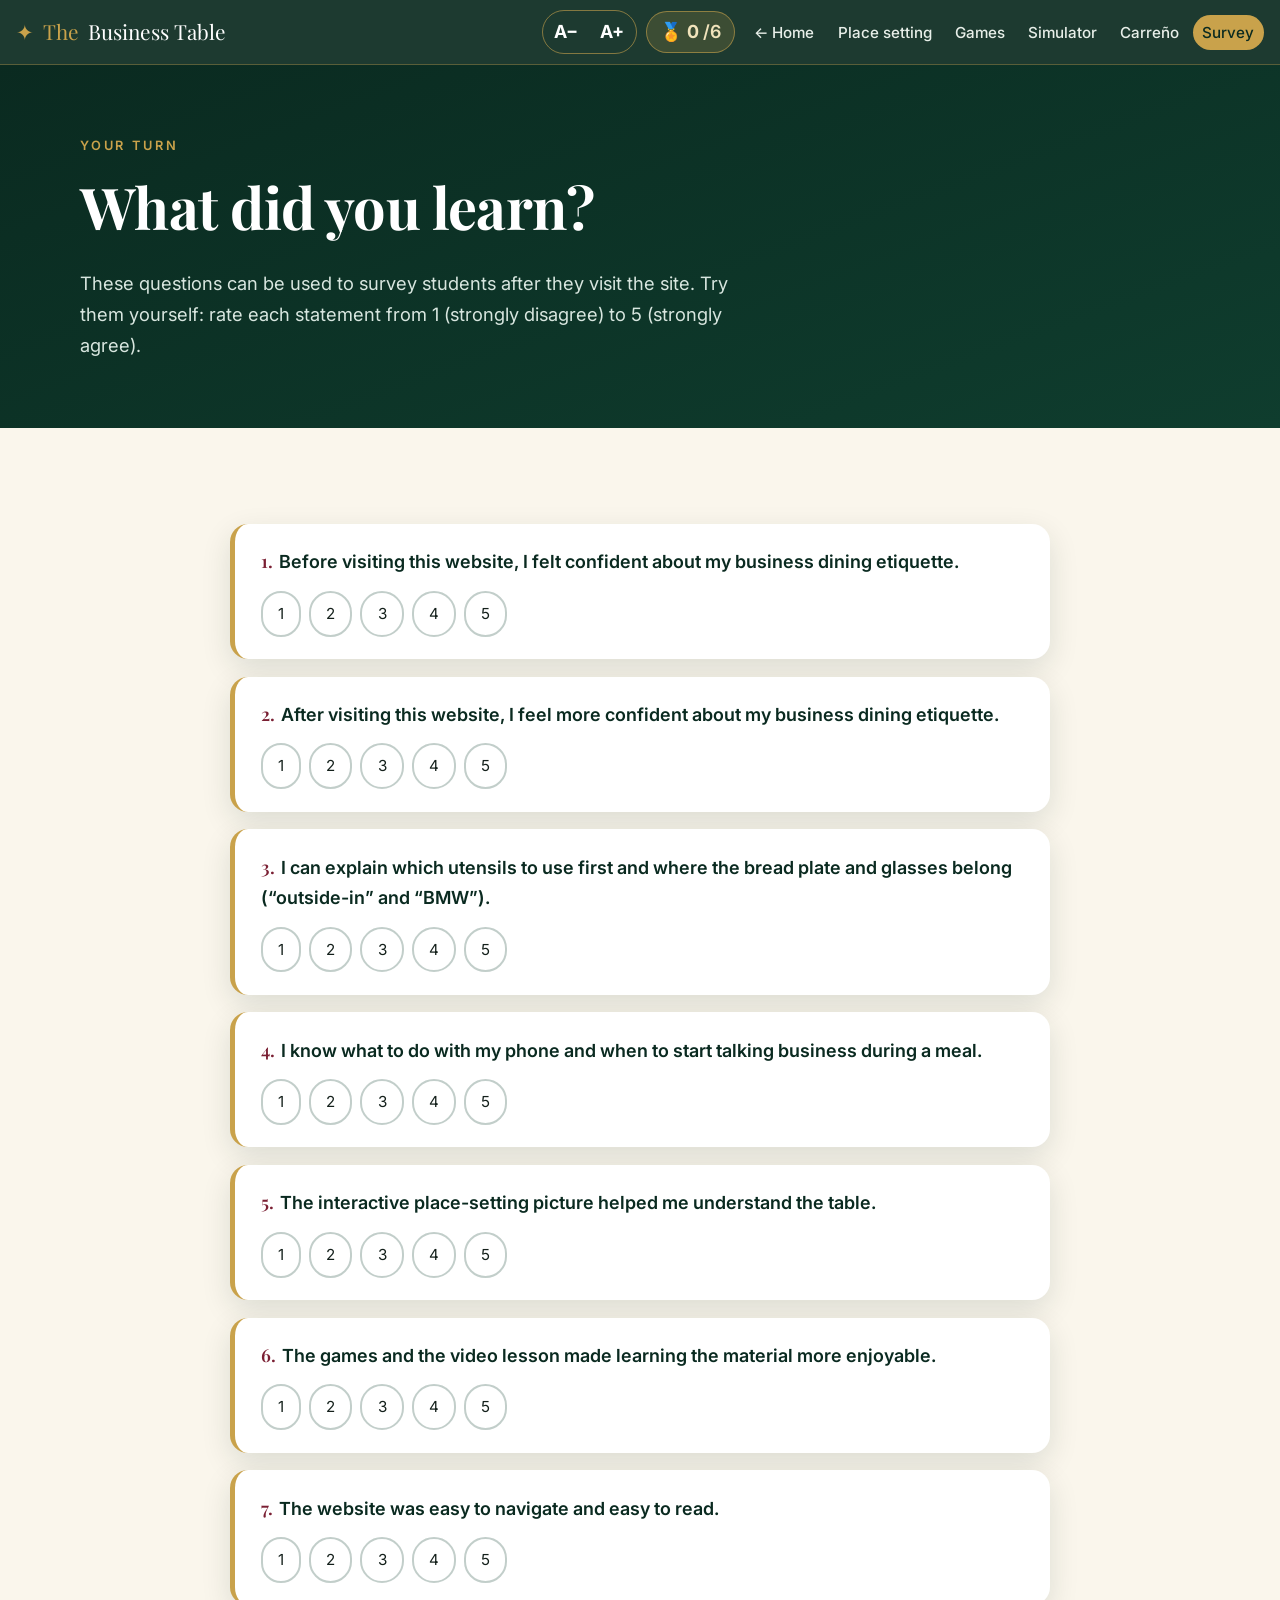
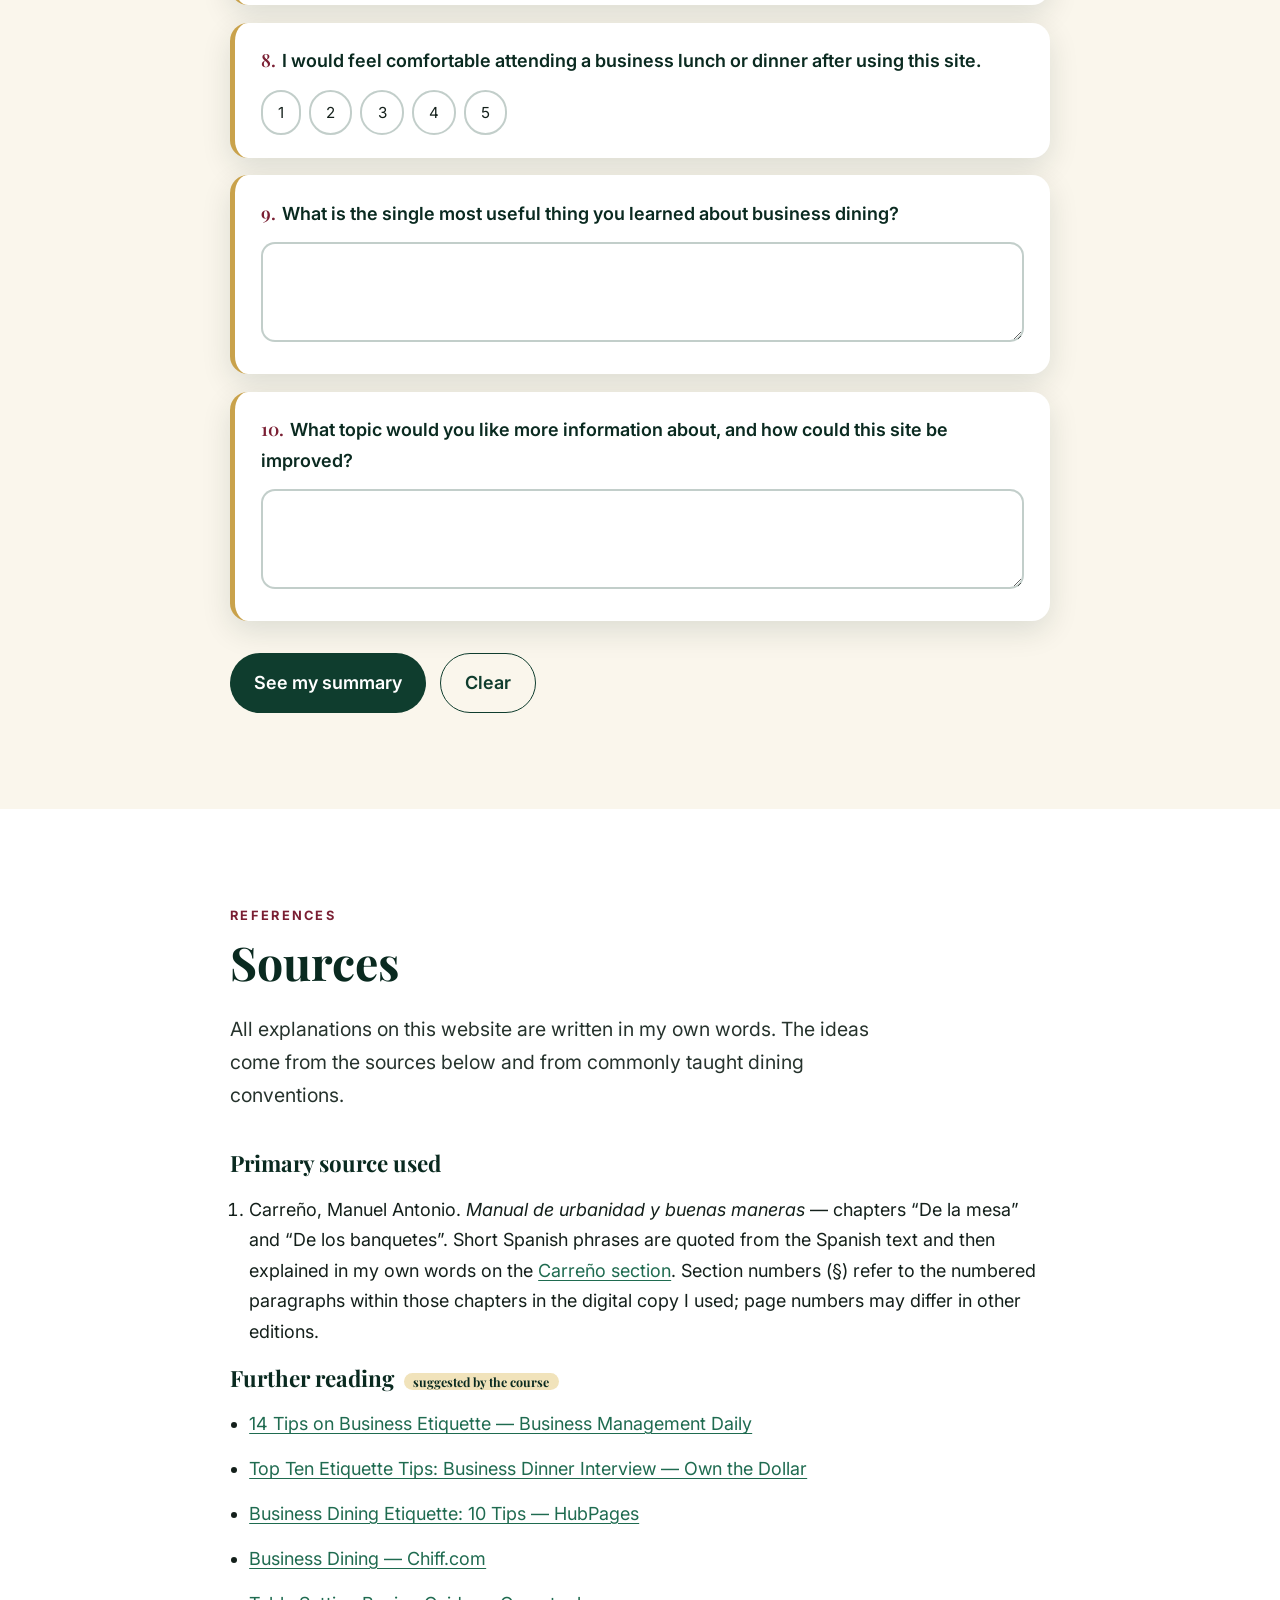
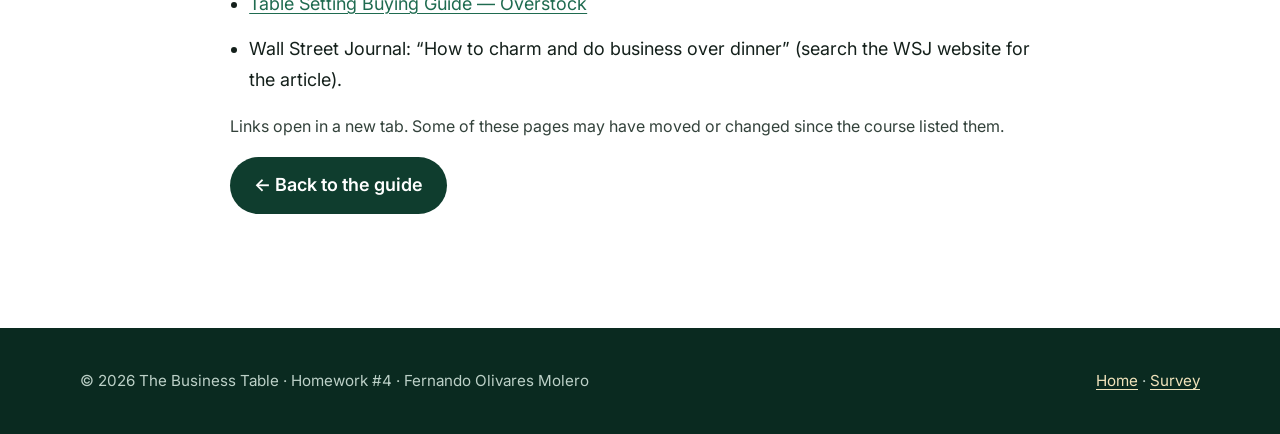
<file: survey.html>
<!DOCTYPE html>
<html lang="en">
<head>
  <meta charset="utf-8">
  <meta name="viewport" content="width=device-width, initial-scale=1">
  <title>Survey &amp; Sources — The Business Table</title>
  <meta name="description" content="Survey questions about what students learned about business dining, plus the sources used for this website.">
  <link rel="preconnect" href="https://fonts.googleapis.com">
  <link rel="preconnect" href="https://fonts.gstatic.com" crossorigin>
  <link href="https://fonts.googleapis.com/css2?family=Inter:wght@400;500;600;700&family=Playfair+Display:ital,wght@0,600;0,800;1,500&display=swap" rel="stylesheet">
  <link rel="stylesheet" href="css/style.css">
</head>
<body>
<div id="progress" aria-hidden="true"></div>
<canvas id="confetti" aria-hidden="true"></canvas>

<header class="nav">
  <div class="wrap">
    <a class="brand" href="index.html" aria-label="The Business Table — home"><span>✦</span> <span class="the">The</span> Business Table</a>
    <button class="menu-btn" aria-expanded="false" aria-controls="menu">Menu</button>
    <nav aria-label="Main">
      <ul id="menu">
        <li><a class="link" href="index.html">← Home</a></li>
        <li><a class="link" href="index.html#setting">Place setting</a></li>
        <li><a class="link" href="index.html#games">Games</a></li>
        <li><a class="link" href="simulator.html">Simulator</a></li>
        <li><a class="link" href="index.html#carreno">Carreño</a></li>
        <li><a class="link" href="survey.html" aria-current="page">Survey</a></li>
      </ul>
    </nav>
  </div>
</header>

<main>
  <section class="page-hero">
    <div class="wrap">
      <span class="eyebrow">Your turn</span>
      <h1>What did you learn?</h1>
      <p>These questions can be used to survey students after they visit the site. Try them yourself: rate each statement from 1 (strongly disagree) to 5 (strongly agree).</p>
    </div>
  </section>

  <section class="block" id="survey">
    <div class="wrap" style="max-width:820px">
      <form id="surveyForm" novalidate>
        <div class="survey-q reveal"><p><span class="num">1.</span>Before visiting this website, I felt confident about my business dining etiquette.</p><div class="likert" role="radiogroup" aria-label="Question 1"><label><input type="radio" name="q1" value="1"><span>1</span></label><label><input type="radio" name="q1" value="2"><span>2</span></label><label><input type="radio" name="q1" value="3"><span>3</span></label><label><input type="radio" name="q1" value="4"><span>4</span></label><label><input type="radio" name="q1" value="5"><span>5</span></label></div></div>
        <div class="survey-q reveal"><p><span class="num">2.</span>After visiting this website, I feel more confident about my business dining etiquette.</p><div class="likert" role="radiogroup" aria-label="Question 2"><label><input type="radio" name="q2" value="1"><span>1</span></label><label><input type="radio" name="q2" value="2"><span>2</span></label><label><input type="radio" name="q2" value="3"><span>3</span></label><label><input type="radio" name="q2" value="4"><span>4</span></label><label><input type="radio" name="q2" value="5"><span>5</span></label></div></div>
        <div class="survey-q reveal"><p><span class="num">3.</span>I can explain which utensils to use first and where the bread plate and glasses belong (“outside-in” and “BMW”).</p><div class="likert" role="radiogroup" aria-label="Question 3"><label><input type="radio" name="q3" value="1"><span>1</span></label><label><input type="radio" name="q3" value="2"><span>2</span></label><label><input type="radio" name="q3" value="3"><span>3</span></label><label><input type="radio" name="q3" value="4"><span>4</span></label><label><input type="radio" name="q3" value="5"><span>5</span></label></div></div>
        <div class="survey-q reveal"><p><span class="num">4.</span>I know what to do with my phone and when to start talking business during a meal.</p><div class="likert" role="radiogroup" aria-label="Question 4"><label><input type="radio" name="q4" value="1"><span>1</span></label><label><input type="radio" name="q4" value="2"><span>2</span></label><label><input type="radio" name="q4" value="3"><span>3</span></label><label><input type="radio" name="q4" value="4"><span>4</span></label><label><input type="radio" name="q4" value="5"><span>5</span></label></div></div>
        <div class="survey-q reveal"><p><span class="num">5.</span>The interactive place-setting picture helped me understand the table.</p><div class="likert" role="radiogroup" aria-label="Question 5"><label><input type="radio" name="q5" value="1"><span>1</span></label><label><input type="radio" name="q5" value="2"><span>2</span></label><label><input type="radio" name="q5" value="3"><span>3</span></label><label><input type="radio" name="q5" value="4"><span>4</span></label><label><input type="radio" name="q5" value="5"><span>5</span></label></div></div>
        <div class="survey-q reveal"><p><span class="num">6.</span>The games and the video lesson made learning the material more enjoyable.</p><div class="likert" role="radiogroup" aria-label="Question 6"><label><input type="radio" name="q6" value="1"><span>1</span></label><label><input type="radio" name="q6" value="2"><span>2</span></label><label><input type="radio" name="q6" value="3"><span>3</span></label><label><input type="radio" name="q6" value="4"><span>4</span></label><label><input type="radio" name="q6" value="5"><span>5</span></label></div></div>
        <div class="survey-q reveal"><p><span class="num">7.</span>The website was easy to navigate and easy to read.</p><div class="likert" role="radiogroup" aria-label="Question 7"><label><input type="radio" name="q7" value="1"><span>1</span></label><label><input type="radio" name="q7" value="2"><span>2</span></label><label><input type="radio" name="q7" value="3"><span>3</span></label><label><input type="radio" name="q7" value="4"><span>4</span></label><label><input type="radio" name="q7" value="5"><span>5</span></label></div></div>
        <div class="survey-q reveal"><p><span class="num">8.</span>I would feel comfortable attending a business lunch or dinner after using this site.</p><div class="likert" role="radiogroup" aria-label="Question 8"><label><input type="radio" name="q8" value="1"><span>1</span></label><label><input type="radio" name="q8" value="2"><span>2</span></label><label><input type="radio" name="q8" value="3"><span>3</span></label><label><input type="radio" name="q8" value="4"><span>4</span></label><label><input type="radio" name="q8" value="5"><span>5</span></label></div></div>
        <div class="survey-q reveal"><p><span class="num">9.</span>What is the single most useful thing you learned about business dining?</p><textarea class="open" name="q9" aria-label="Question 9 answer"></textarea></div>
        <div class="survey-q reveal"><p><span class="num">10.</span>What topic would you like more information about, and how could this site be improved?</p><textarea class="open" name="q10" aria-label="Question 10 answer"></textarea></div>
        <div class="cta-row">
          <button class="btn btn-dark" type="submit">See my summary</button>
          <button class="btn btn-ghost" type="reset" style="color:var(--green-800);border-color:var(--green-800)">Clear</button>
        </div>
      </form>
      <div class="card" id="surveyOut" hidden style="margin-top:2rem" role="status"></div>
    </div>
  </section>

  <section class="block alt" id="sources">
    <div class="wrap" style="max-width:820px">
      <div class="section-head reveal">
        <span class="kicker">References</span>
        <h2>Sources</h2>
        <p>All explanations on this website are written in my own words. The ideas come from the sources below and from commonly taught dining conventions.</p>
      </div>
      <h3>Primary source used</h3>
      <ol class="refs">
        <li>Carreño, Manuel Antonio. <em>Manual de urbanidad y buenas maneras</em> — chapters “De la mesa” and “De los banquetes”. Short Spanish phrases are quoted from the Spanish text and then explained in my own words on the <a href="index.html#carreno">Carreño section</a>. Section numbers (§) refer to the numbered paragraphs within those chapters in the digital copy I used; page numbers may differ in other editions.</li>
      </ol>
      <h3>Further reading <span class="pill">suggested by the course</span></h3>
      <ul class="refs">
        <li><a href="https://training.businessmanagementdaily.com/3013/14-tips-on-business-etiquette/" target="_blank" rel="noopener noreferrer">14 Tips on Business Etiquette — Business Management Daily</a></li>
        <li><a href="http://ownthedollar.com/2009/05/top-ten-etiquette-tips-business-dinner-interview/" target="_blank" rel="noopener noreferrer">Top Ten Etiquette Tips: Business Dinner Interview — Own the Dollar</a></li>
        <li><a href="http://hubpages.com/hub/Business-Dining-Etiquette-10-Tips-for-showing-good-manners-over-lunch-or-dinner" target="_blank" rel="noopener noreferrer">Business Dining Etiquette: 10 Tips — HubPages</a></li>
        <li><a href="http://www.chiff.com/a/business-dining.htm" target="_blank" rel="noopener noreferrer">Business Dining — Chiff.com</a></li>
        <li><a href="http://www.overstock.com/guides/table-setting-buying-guide" target="_blank" rel="noopener noreferrer">Table Setting Buying Guide — Overstock</a></li>
        <li>Wall Street Journal: “How to charm and do business over dinner” (search the WSJ website for the article).</li>
      </ul>
      <p class="hint">Links open in a new tab. Some of these pages may have moved or changed since the course listed them.</p>
      <p><a class="btn btn-dark" href="index.html">← Back to the guide</a></p>
    </div>
  </section>
</main>

<footer>
  <div class="wrap">
    <span>© <span id="yr"></span> The Business Table · Homework #4 · Fernando Olivares Molero</span>
    <span><a href="index.html">Home</a> · <a href="#survey">Survey</a></span>
  </div>
</footer>
<script src="js/app.js"></script>
<script src="js/extras.js"></script>
</body>
</html>
</file>
<file: css/style.css>
/* ============ Business Dining Etiquette — styles ============ */
:root {
  --ink: #14201b;
  --ink-soft: #2c3a34;
  --green-900: #0a2a20;
  --green-800: #0f3d2e;
  --green-600: #1f6b50;
  --green-100: #e3efe9;
  --gold: #c9a24b;
  --gold-soft: #f1e3bb;
  --wine: #7a1f33;
  --cream: #faf6ec;
  --paper: #ffffff;
  --good: #177048;
  --bad: #b3341f;
  --radius: 18px;
  --shadow: 0 10px 30px rgba(10, 42, 32, .12);
  --shadow-lg: 0 24px 60px rgba(10, 42, 32, .22);
  --font-display: "Playfair Display", Georgia, "Times New Roman", serif;
  --font-body: "Inter", system-ui, -apple-system, "Segoe UI", Roboto, sans-serif;
}

*, *::before, *::after { box-sizing: border-box; }
html { scroll-behavior: smooth; scroll-padding-top: 76px; }
body {
  margin: 0;
  font-family: var(--font-body);
  font-size: 1.0625rem;       /* 17px body text */
  line-height: 1.7;
  color: var(--ink);
  background: var(--cream);
  -webkit-font-smoothing: antialiased;
}
img, svg { max-width: 100%; display: block; }
a { color: var(--green-600); text-underline-offset: 3px; }
a:hover { color: var(--wine); }
h1, h2, h3 { font-family: var(--font-display); line-height: 1.15; color: var(--green-900); margin: 0 0 .5em; }
h1 { font-size: clamp(2.6rem, 6vw, 4.6rem); letter-spacing: -.01em; }
h2 { font-size: clamp(2rem, 4vw, 2.9rem); }
h3 { font-size: 1.4rem; }
p { margin: 0 0 1em; }
.wrap { width: min(1120px, 100% - 2.5rem); margin-inline: auto; }
.sr-only { position: absolute; width: 1px; height: 1px; overflow: hidden; clip: rect(0 0 0 0); white-space: nowrap; }
:focus-visible { outline: 3px solid var(--gold); outline-offset: 3px; border-radius: 6px; }

/* ---------- progress bar & nav ---------- */
#progress { position: fixed; inset: 0 auto auto 0; height: 4px; width: 0; background: linear-gradient(90deg, var(--gold), var(--wine)); z-index: 100; }
.nav {
  position: sticky; top: 0; z-index: 90;
  background: rgba(10, 42, 32, .92); backdrop-filter: blur(10px);
  border-bottom: 1px solid rgba(201, 162, 75, .35);
}
.nav .wrap { display: flex; align-items: center; justify-content: space-between; gap: 1rem; min-height: 64px; }
.brand { font-family: var(--font-display); font-size: 1.3rem; color: #fff; text-decoration: none; display: flex; gap: .55rem; align-items: center; }
.brand span { color: var(--gold); }
.nav ul { display: flex; gap: .25rem; list-style: none; margin: 0; padding: 0; flex-wrap: wrap; }
.nav a.link { color: #e8efe9; text-decoration: none; padding: .5rem .8rem; border-radius: 999px; font-size: .95rem; font-weight: 500; transition: background .2s, color .2s; }
.nav a.link:hover, .nav a.link.active, .nav a.link[aria-current="page"] { background: var(--gold); color: var(--green-900); }
.menu-btn { display: none; background: none; border: 1px solid var(--gold); color: #fff; border-radius: 10px; padding: .45rem .8rem; font: inherit; cursor: pointer; }
@media (max-width: 1180px) {
  .menu-btn { display: block; }
  .nav ul { display: none; position: absolute; top: 64px; left: 0; right: 0; background: var(--green-900); padding: .8rem 1.25rem 1.2rem; flex-direction: column; }
  .nav ul.open { display: flex; }
}

/* ---------- hero ---------- */
.hero {
  position: relative; overflow: hidden; color: #fff;
  background:
    radial-gradient(1200px 500px at 80% -10%, rgba(201,162,75,.28), transparent 60%),
    radial-gradient(900px 600px at -10% 110%, rgba(122,31,51,.35), transparent 60%),
    linear-gradient(160deg, var(--green-900), var(--green-800) 60%, #0b3326);
  padding: clamp(3rem, 8vw, 6rem) 0 clamp(3.5rem, 9vw, 7rem);
}
.hero .wrap { display: grid; grid-template-columns: 1.05fr .95fr; gap: 3rem; align-items: center; }
.hero h1 { color: #fff; }
.hero h1 em { color: var(--gold); font-style: italic; }
.eyebrow { display: inline-block; letter-spacing: .22em; text-transform: uppercase; font-size: .8rem; font-weight: 600; color: var(--gold); margin-bottom: 1rem; }
.hero p.lead { font-size: 1.25rem; color: #d8e6df; max-width: 34ch; }
.cta-row { display: flex; flex-wrap: wrap; gap: .9rem; margin-top: 2rem; }
.btn {
  display: inline-flex; align-items: center; gap: .5rem; cursor: pointer; border: 0;
  font: inherit; font-weight: 600; text-decoration: none;
  padding: .85rem 1.5rem; border-radius: 999px; transition: transform .15s, box-shadow .2s, background .2s;
}
.btn:hover { transform: translateY(-2px); }
.btn-gold { background: var(--gold); color: var(--green-900); box-shadow: 0 8px 22px rgba(201,162,75,.4); }
.btn-gold:hover { background: #d8b45e; color: var(--green-900); }
.btn-ghost { background: transparent; color: #fff; border: 1.5px solid rgba(255,255,255,.55); }
.btn-ghost:hover { background: rgba(255,255,255,.12); color: #fff; }
.btn-dark { background: var(--green-800); color: #fff; }
.btn-dark:hover { background: var(--green-600); color: #fff; }
.hero-art { position: relative; animation: floaty 7s ease-in-out infinite; }
@keyframes floaty { 50% { transform: translateY(-10px) rotate(.6deg); } }
.hero-stats { display: flex; gap: 2rem; margin-top: 2.4rem; flex-wrap: wrap; }
.hero-stats b { display: block; font-family: var(--font-display); font-size: 2rem; color: var(--gold); }
.hero-stats span { font-size: .9rem; color: #bcd0c7; }
@media (max-width: 880px) { .hero .wrap { grid-template-columns: 1fr; } .hero-art { max-width: 460px; margin-inline: auto; } }

/* ---------- sections ---------- */
section.block { padding: clamp(3.5rem, 8vw, 6rem) 0; }
section.alt { background: var(--paper); }
section.dark { background: var(--green-900); color: #e8efe9; }
section.dark h2, section.dark h3 { color: #fff; }
.section-head { max-width: 62ch; margin-bottom: 2.4rem; }
.section-head p { color: var(--ink-soft); font-size: 1.15rem; }
.dark .section-head p { color: #bcd0c7; }
.kicker { color: var(--wine); font-weight: 700; letter-spacing: .18em; text-transform: uppercase; font-size: .8rem; display: block; margin-bottom: .6rem; }
.dark .kicker { color: var(--gold); }
.reveal { opacity: 0; transform: translateY(26px); transition: opacity .7s ease, transform .7s ease; }
.reveal.in { opacity: 1; transform: none; }

.cards { display: grid; grid-template-columns: repeat(auto-fit, minmax(250px, 1fr)); gap: 1.4rem; }
.card { background: var(--paper); border-radius: var(--radius); padding: 1.8rem; box-shadow: var(--shadow); border: 1px solid rgba(15,61,46,.08); transition: transform .25s, box-shadow .25s; }
.card:hover { transform: translateY(-5px); box-shadow: var(--shadow-lg); }
.card .ico { font-size: 2.2rem; display: block; margin-bottom: .6rem; }

/* ---------- interactive place setting ---------- */
.setting { display: grid; grid-template-columns: 1.25fr .75fr; gap: 2rem; align-items: start; }
@media (max-width: 900px) { .setting { grid-template-columns: 1fr; } }
.table-svg { background: radial-gradient(circle at 50% 40%, #fffdf6, #f2ead3); border-radius: var(--radius); box-shadow: var(--shadow-lg); border: 6px solid #fff; }
.hot { cursor: pointer; }
.hot .pulse { fill: var(--wine); opacity: .9; }
.hot .ring { fill: none; stroke: var(--wine); stroke-width: 3; transform-box: fill-box; transform-origin: center; animation: ring 1.8s infinite; }
@keyframes ring { 0% { transform: scale(.6); opacity: 1; } 100% { transform: scale(2.1); opacity: 0; } }
.hot:hover .pulse, .hot:focus .pulse, .hot.sel .pulse { fill: var(--gold); }
.hot text { fill: #fff; font: 700 15px var(--font-body); pointer-events: none; }
.info-panel { background: var(--green-900); color: #e8efe9; border-radius: var(--radius); padding: 1.8rem; position: sticky; top: 90px; box-shadow: var(--shadow-lg); min-height: 280px; }
.info-panel h3 { color: var(--gold); }
.info-panel .tag { display: inline-block; background: rgba(201,162,75,.18); color: var(--gold-soft); border-radius: 999px; padding: .2rem .8rem; font-size: .85rem; margin: .1rem .3rem .6rem 0; }
.info-panel blockquote { margin: 1rem 0 0; padding: .8rem 1rem; border-left: 3px solid var(--gold); background: rgba(255,255,255,.06); border-radius: 0 12px 12px 0; font-size: .98rem; }
.info-panel blockquote cite { display: block; color: var(--gold-soft); font-size: .85rem; margin-top: .3rem; font-style: normal; }
.fade-swap { animation: swap .4s ease; }
@keyframes swap { from { opacity: 0; transform: translateY(8px); } to { opacity: 1; transform: none; } }

/* ---------- tabs ---------- */
.tabs { display: flex; gap: .5rem; flex-wrap: wrap; margin-bottom: 1.4rem; }
.tab { font: inherit; font-weight: 600; cursor: pointer; padding: .7rem 1.3rem; border-radius: 999px; border: 1.5px solid var(--green-800); background: transparent; color: var(--green-800); transition: all .2s; }
.tab[aria-selected="true"] { background: var(--green-800); color: #fff; }
.tab:hover { transform: translateY(-2px); }
.tabpanel { display: none; }
.tabpanel.active { display: block; animation: swap .45s ease; }
.checklist { list-style: none; padding: 0; margin: 0; display: grid; gap: .8rem; grid-template-columns: repeat(auto-fit, minmax(260px, 1fr)); }
.checklist li { background: var(--paper); border-radius: 14px; padding: 1rem 1.2rem 1rem 3.2rem; position: relative; box-shadow: var(--shadow); cursor: pointer; transition: background .2s, transform .2s; border: 1px solid rgba(15,61,46,.08); }
.checklist li::before { content: ""; position: absolute; left: 1.1rem; top: 1.15rem; width: 1.3rem; height: 1.3rem; border: 2px solid var(--green-600); border-radius: 50%; transition: all .2s; }
.checklist li.done { background: var(--green-100); }
.checklist li.done::before { background: var(--good); border-color: var(--good); box-shadow: inset 0 0 0 3px var(--green-100); }
.checklist li strong { display: block; color: var(--green-900); }
.checklist li:hover { transform: translateX(4px); }

/* ---------- games ---------- */
.game { background: var(--paper); border-radius: 26px; padding: clamp(1.4rem, 3vw, 2.4rem); box-shadow: var(--shadow-lg); border: 1px solid rgba(15,61,46,.08); }
.game + .game { margin-top: 2.2rem; }
.game-head { display: flex; justify-content: space-between; gap: 1rem; flex-wrap: wrap; align-items: center; margin-bottom: 1rem; }
.game-head h3 { margin: 0; }
.score { background: var(--green-100); color: var(--green-900); border-radius: 999px; padding: .3rem 1rem; font-weight: 700; font-size: .95rem; }
.hint { color: var(--ink-soft); font-size: .98rem; }
.feedback { min-height: 1.6em; font-weight: 600; margin-top: .8rem; }
.feedback.ok { color: var(--good); } .feedback.no { color: var(--bad); }

/* table-setting drag game */
.board { display: grid; grid-template-columns: repeat(5, 1fr); grid-template-rows: 1fr 1.4fr; gap: .8rem; background: radial-gradient(circle at 50% 50%, #fffdf6, #efe5c9); padding: 1.2rem; border-radius: 22px; border: 6px solid #fff; box-shadow: inset 0 0 0 1px rgba(15,61,46,.12), var(--shadow); }
.slot { min-height: 96px; border: 2.5px dashed rgba(15,61,46,.35); border-radius: 16px; display: grid; place-items: center; text-align: center; font-size: .85rem; color: var(--ink-soft); padding: .4rem; transition: all .2s; background: rgba(255,255,255,.55); cursor: pointer; }
.slot .q { font-size: 1.6rem; opacity: .35; display: block; }
.slot.over { border-color: var(--gold); background: var(--gold-soft); transform: scale(1.03); }
.slot.filled { border-style: solid; border-color: var(--good); background: #e7f6ee; color: var(--green-900); font-weight: 600; }
.slot.filled .big { font-size: 2.3rem; display: block; line-height: 1.1; }
.slot.wrong { animation: shake .4s; border-color: var(--bad); }
.slot.plate { grid-column: 3; grid-row: 2; border: 0; background: radial-gradient(circle, #fff 0 45%, #e9e2cf 46% 52%, #fff 53%); border-radius: 50%; box-shadow: 0 6px 16px rgba(0,0,0,.18); cursor: default; font-size: 1.05rem; }
.s-bread { grid-column: 1 / 3; grid-row: 1; } .s-dessert { grid-column: 3; grid-row: 1; } .s-glass { grid-column: 4 / 6; grid-row: 1; }
.s-napkin { grid-column: 1; grid-row: 2; } .s-fork { grid-column: 2; grid-row: 2; } .s-knife { grid-column: 4; grid-row: 2; } .s-spoon { grid-column: 5; grid-row: 2; }
@keyframes shake { 20%,60% { transform: translateX(-7px); } 40%,80% { transform: translateX(7px); } }
.tray { display: flex; flex-wrap: wrap; gap: .7rem; margin-top: 1.2rem; min-height: 64px; }
.chip { user-select: none; cursor: grab; background: var(--green-800); color: #fff; padding: .6rem 1.1rem; border-radius: 999px; font-weight: 600; font-size: .98rem; border: 2px solid transparent; transition: transform .15s, background .2s; display: inline-flex; gap: .45rem; align-items: center; }
.chip:hover { transform: translateY(-2px); background: var(--green-600); }
.chip.sel { background: var(--gold); color: var(--green-900); border-color: var(--green-900); }
.chip.dragging { opacity: .4; }
@media (max-width: 640px) { .board { gap: .4rem; padding: .6rem; } .slot { font-size: .72rem; min-height: 78px; } .slot.filled .big { font-size: 1.7rem; } }

/* quick-fire */
.stage { text-align: center; padding: 1.2rem 0 .4rem; }
.stage .statement { font-family: var(--font-display); font-size: clamp(1.4rem, 3vw, 2rem); max-width: 28ch; margin: 1rem auto 1.6rem; color: var(--green-900); min-height: 3.6em; }
.stage .big-emoji { font-size: 4rem; animation: floaty 4s ease-in-out infinite; }
.pair { display: flex; gap: 1rem; justify-content: center; flex-wrap: wrap; }
.btn-do { background: var(--good); color: #fff; } .btn-do:hover { background: #17724b; color: #fff; }
.btn-dont { background: var(--bad); color: #fff; } .btn-dont:hover { background: #8f2916; color: #fff; }
.meter { height: 10px; background: var(--green-100); border-radius: 99px; overflow: hidden; margin-top: 1rem; }
.meter i { display: block; height: 100%; width: 0; background: linear-gradient(90deg, var(--green-600), var(--gold)); transition: width .4s; }

/* quiz */
.options { display: grid; gap: .7rem; margin-top: 1rem; }
.opt { text-align: left; font: inherit; cursor: pointer; background: #fff; border: 2px solid rgba(15,61,46,.18); padding: .9rem 1.1rem; border-radius: 14px; transition: all .2s; color: var(--ink); }
.opt:hover:not(:disabled) { border-color: var(--green-600); transform: translateX(5px); }
.opt.right { background: #e7f6ee; border-color: var(--good); }
.opt.wrong { background: #fbe9e5; border-color: var(--bad); }
.explain { background: var(--gold-soft); border-radius: 14px; padding: 1rem 1.2rem; margin-top: 1rem; display: none; }
.explain.show { display: block; animation: swap .4s; }
.result { text-align: center; padding: 1.5rem 0; }
.result .badge { font-size: 4.5rem; }

/* course order */
.order-grid { display: grid; grid-template-columns: repeat(auto-fit, minmax(190px, 1fr)); gap: .9rem; margin-top: 1rem; }
.dish { position: relative; text-align: center; background: #fff; border: 2px solid rgba(15,61,46,.18); border-radius: 18px; padding: 1.1rem .8rem; cursor: pointer; font: inherit; color: var(--ink); transition: all .2s; }
.dish:hover:not(:disabled) { transform: translateY(-4px); border-color: var(--green-600); }
.dish .e { font-size: 2.4rem; display: block; }
.dish.placed { background: #e7f6ee; border-color: var(--good); }
.dish .num { position: absolute; top: -10px; right: -10px; background: var(--green-800); color: #fff; width: 32px; height: 32px; border-radius: 50%; display: none; place-items: center; font-weight: 700; }
.dish.placed .num { display: grid; }
.dish.wrong { animation: shake .4s; border-color: var(--bad); }

/* ---------- video lesson ---------- */
.player { background: var(--green-900); border-radius: 26px; overflow: hidden; box-shadow: var(--shadow-lg); border: 1px solid rgba(201,162,75,.4); }
.screen { position: relative; aspect-ratio: 16 / 9; display: grid; place-items: center; overflow: hidden; background: var(--scene-bg, #123f31); transition: background .8s; }
.screen .bgglow { position: absolute; inset: 0; background: radial-gradient(circle at 50% 40%, rgba(255,255,255,.18), transparent 60%); }
.scene { position: absolute; inset: 0; display: grid; place-items: center; text-align: center; padding: 1rem 1.5rem 5.5rem; opacity: 0; pointer-events: none; transition: opacity .6s; }
.scene.on { opacity: 1; }
.scene .art { font-size: clamp(3.5rem, 12vw, 8rem); line-height: 1; filter: drop-shadow(0 12px 18px rgba(0,0,0,.35)); }
.scene.on .art span { display: inline-block; animation: pop 1.2s both; }
.scene.on .art span:nth-child(2) { animation-delay: .25s; } .scene.on .art span:nth-child(3) { animation-delay: .5s; }
@keyframes pop { 0% { transform: scale(.2) translateY(30px); opacity: 0; } 60% { transform: scale(1.15); opacity: 1; } 100% { transform: scale(1); } }
.scene h3 { color: #fff; font-size: clamp(1.4rem, 3.6vw, 2.4rem); margin: .6rem 0 .2rem; }
.scene .cap { color: #e8efe9; font-size: clamp(.95rem, 1.8vw, 1.2rem); max-width: 42ch; margin: 0 auto; }
.scene .num { color: var(--gold); letter-spacing: .25em; font-size: .85rem; font-weight: 700; }
.controls { display: flex; align-items: center; gap: 1rem; padding: .9rem 1.2rem; color: #fff; flex-wrap: wrap; }
.controls button { background: rgba(255,255,255,.1); border: 1px solid rgba(255,255,255,.3); color: #fff; width: 44px; height: 44px; border-radius: 50%; font-size: 1.1rem; cursor: pointer; transition: background .2s; }
.controls button:hover { background: var(--gold); color: var(--green-900); }
.timeline { flex: 1; min-width: 160px; height: 8px; background: rgba(255,255,255,.2); border-radius: 99px; cursor: pointer; position: relative; }
.timeline i { position: absolute; inset: 0 auto 0 0; background: var(--gold); border-radius: 99px; width: 0; }
.dots { display: flex; gap: .4rem; }
.dots b { width: 10px; height: 10px; border-radius: 50%; background: rgba(255,255,255,.3); cursor: pointer; }
.dots b.on { background: var(--gold); }
.embed { aspect-ratio: 16/9; width: 100%; border: 0; border-radius: 22px; box-shadow: var(--shadow-lg); }
.embed-wrap { margin-top: 2rem; }

/* ---------- Carreño flip cards ---------- */
.flip-grid { display: grid; grid-template-columns: repeat(auto-fit, minmax(270px, 1fr)); gap: 1.4rem; }
.flip { perspective: 1200px; height: 340px; background: none; border: 0; padding: 0; font: inherit; text-align: left; cursor: pointer; color: inherit; }
.flip-inner { position: relative; width: 100%; height: 100%; transition: transform .8s cubic-bezier(.2,.8,.2,1); transform-style: preserve-3d; }
.flip.on .flip-inner { transform: rotateY(180deg); }
.face { position: absolute; inset: 0; backface-visibility: hidden; border-radius: 22px; padding: 1.6rem; display: flex; flex-direction: column; justify-content: space-between; overflow: auto; }
.face.front { background: linear-gradient(150deg, #1b4c3b, var(--green-900)); border: 1px solid rgba(201,162,75,.5); color: #fff; }
.face.front .es { font-family: var(--font-display); font-style: italic; font-size: 1.28rem; line-height: 1.4; color: var(--gold-soft); }
.face.front small, .face.back small { color: var(--gold); letter-spacing: .12em; text-transform: uppercase; font-size: .72rem; font-weight: 700; }
.face.front .tap { color: #bcd0c7; font-size: .85rem; }
.face.back { background: var(--gold-soft); transform: rotateY(180deg); color: var(--green-900); border: 1px solid var(--gold); }
.face.back h3 { font-size: 1.15rem; margin-bottom: .4rem; }
.face.back p { font-size: .98rem; margin-bottom: .6rem; line-height: 1.5; }
.face.back .biz { background: rgba(10,42,32,.08); border-radius: 12px; padding: .6rem .8rem; font-size: .93rem; }
.note { background: rgba(255,255,255,.08); border-radius: 14px; padding: 1rem 1.2rem; margin-top: 2rem; font-size: .95rem; color: #bcd0c7; }

/* ---------- survey & references ---------- */
.page-hero { background: linear-gradient(160deg, var(--green-900), var(--green-800)); color: #fff; padding: 4rem 0 3rem; }
.page-hero h1 { color: #fff; font-size: clamp(2.2rem, 5vw, 3.6rem); }
.page-hero p { color: #d8e6df; max-width: 56ch; font-size: 1.15rem; }
.survey-q { background: var(--paper); border-radius: var(--radius); padding: 1.4rem 1.6rem; box-shadow: var(--shadow); margin-bottom: 1.1rem; border-left: 5px solid var(--gold); }
.survey-q > p { font-weight: 600; margin-bottom: .8rem; color: var(--green-900); }
.survey-q .num { color: var(--wine); font-family: var(--font-display); margin-right: .4rem; }
.likert { display: flex; gap: .5rem; flex-wrap: wrap; }
.likert label { cursor: pointer; }
.likert input { position: absolute; opacity: 0; }
.likert span { display: inline-block; padding: .5rem .95rem; border: 2px solid rgba(15,61,46,.25); border-radius: 999px; font-size: .95rem; transition: all .2s; }
.likert input:checked + span { background: var(--green-800); border-color: var(--green-800); color: #fff; }
.likert input:focus-visible + span { outline: 3px solid var(--gold); }
.likert span:hover { border-color: var(--green-600); }
textarea.open { width: 100%; min-height: 100px; border: 2px solid rgba(15,61,46,.25); border-radius: 14px; padding: .8rem 1rem; font: inherit; resize: vertical; }
.refs { padding-left: 1.2rem; } .refs li { margin-bottom: .9rem; }
.pill { display: inline-block; font-size: .78rem; font-weight: 700; padding: .1rem .6rem; border-radius: 999px; background: var(--gold-soft); color: var(--green-900); margin-left: .3rem; }

/* ---------- footer ---------- */
footer { background: var(--green-900); color: #bcd0c7; padding: 2.5rem 0; font-size: .95rem; }
footer a { color: var(--gold-soft); }
footer .wrap { display: flex; justify-content: space-between; gap: 1rem; flex-wrap: wrap; }

canvas#confetti { position: fixed; inset: 0; pointer-events: none; z-index: 200; }

@media (prefers-reduced-motion: reduce) {
  *, *::before, *::after { animation: none !important; transition: none !important; scroll-behavior: auto !important; }
  .reveal { opacity: 1; transform: none; }
}

.game h3, .game h4 { color: var(--green-900); }
.hot:focus, .hot:focus-visible { outline: none; }
.hot:focus-visible .pulse { stroke: var(--gold); stroke-width: 4; }
.face.back h3 { color: var(--green-900); }
.scene .art { margin-bottom: 1.2rem; }
.slot.plate { aspect-ratio: 1 / 1; align-self: center; min-height: 0; }

/* ============ v3: legibility, video, progress, tools ============ */
:root { --ink-soft: #2c3a34; }
body { font-size: 1.125rem; }
.section-head p { font-size: 1.22rem; color: #26332d; }
.dark .section-head p, .dark .note, .dark .note a { color: #e3eee8; }
.hint { color: #33423b; font-size: 1rem; }
.nav a.link { font-size: 1rem; padding: .5rem .75rem; }
.nav .wrap { gap: .6rem; }
.nav-tools { display: flex; align-items: center; gap: .6rem; margin-left: auto; }
.size-ctl { display: flex; border: 1px solid rgba(201,162,75,.6); border-radius: 999px; overflow: hidden; }
.size-ctl button { background: transparent; color: #fff; border: 0; font: inherit; font-weight: 700; padding: .35rem .7rem; cursor: pointer; }
.size-ctl button:hover { background: var(--gold); color: var(--green-900); }
.chip-progress { display: inline-flex; gap: .3rem; align-items: center; text-decoration: none; background: rgba(201,162,75,.18); color: var(--gold-soft); border: 1px solid rgba(201,162,75,.6); border-radius: 999px; padding: .3rem .8rem; font-weight: 600; white-space: nowrap; }
.chip-progress:hover { background: var(--gold); color: var(--green-900); }
.chip-progress.full { background: var(--gold); color: var(--green-900); }
@media (max-width: 900px) { .nav-tools { margin-left: auto; } .menu-btn { margin-left: .2rem; } }
@media (max-width: 520px) { .size-ctl { display: none; } .brand { font-size: 1.1rem; } }

.toast { position: fixed; left: 50%; bottom: 1.4rem; transform: translate(-50%, 30px); background: var(--green-900); color: #fff; border: 1px solid var(--gold); padding: .75rem 1.3rem; border-radius: 999px; box-shadow: var(--shadow-lg); z-index: 300; opacity: 0; pointer-events: none; transition: all .35s; max-width: 92vw; text-align: center; font-weight: 600; }
.toast.show { opacity: 1; transform: translate(-50%, 0); }
.fab { position: fixed; right: 1.1rem; bottom: 1.1rem; width: 52px; height: 52px; border-radius: 50%; border: 0; background: var(--gold); color: var(--green-900); font-size: 1.4rem; font-weight: 700; cursor: pointer; box-shadow: var(--shadow-lg); z-index: 80; opacity: 0; transform: scale(.6); pointer-events: none; transition: all .25s; }
.fab.show { opacity: 1; transform: none; pointer-events: auto; }
.fab:hover { background: #d8b45e; }

/* hero video card */
.hero-video { animation: none; }
.hv-card { position: relative; display: block; width: 100%; padding: 0; border: 4px solid rgba(201,162,75,.85); border-radius: 24px; overflow: hidden; cursor: pointer; background: #000; box-shadow: 0 30px 70px rgba(0,0,0,.45); transition: transform .3s, box-shadow .3s; }
.hv-card:hover { transform: translateY(-6px) scale(1.01); box-shadow: 0 40px 90px rgba(0,0,0,.55); }
.hv-card img { width: 100%; height: auto; aspect-ratio: 16/9; object-fit: cover; opacity: .92; }
.hv-play { position: absolute; inset: 0; margin: auto; width: 88px; height: 88px; border-radius: 50%; background: var(--gold); color: var(--green-900); display: grid; place-items: center; font-size: 2rem; padding-left: 6px; box-shadow: 0 0 0 0 rgba(201,162,75,.7); animation: pulsePlay 2s infinite; }
@keyframes pulsePlay { 70% { box-shadow: 0 0 0 26px rgba(201,162,75,0); } 100% { box-shadow: 0 0 0 0 rgba(201,162,75,0); } }
.hv-cap { position: absolute; left: 0; right: 0; bottom: 0; padding: 2.4rem 1rem .9rem; background: linear-gradient(transparent, rgba(0,0,0,.75)); color: #fff; font-weight: 600; text-align: left; font-size: 1.05rem; }
.hv-note { display: block; margin-top: .6rem; color: #bcd0c7; text-align: center; }

/* video section */
.video-sec { background: linear-gradient(180deg, var(--cream), #f1ead5); }
.vgrid { display: grid; grid-template-columns: 1.7fr 1fr; gap: 1.6rem; align-items: start; }
@media (max-width: 960px) { .vgrid { grid-template-columns: 1fr; } }
.vframe { position: relative; border-radius: 22px; overflow: hidden; background: #000; box-shadow: var(--shadow-lg); border: 4px solid #fff; }
.vframe video { display: block; width: 100%; aspect-ratio: 16/9; background: #000; }
.ai-badge { position: absolute; top: .8rem; right: .8rem; background: rgba(10,42,32,.85); color: var(--gold-soft); font-size: .78rem; font-weight: 700; padding: .25rem .7rem; border-radius: 99px; pointer-events: none; }
.now { display: flex; gap: 1rem; align-items: center; margin-top: 1rem; background: var(--green-900); color: #fff; border-radius: 18px; padding: 1rem 1.3rem; border-left: 6px solid var(--gold); min-height: 84px; }
.now.pop { animation: swap .4s; }
.now-ico { font-size: 2.2rem; }
.now b { display: block; font-family: var(--font-display); font-size: 1.4rem; color: var(--gold-soft); }
.now span { color: #dbe8e1; }
.vtools { display: flex; flex-wrap: wrap; gap: 1rem 1.4rem; align-items: center; margin-top: 1rem; }
.vtools label { font-weight: 600; display: inline-flex; gap: .5rem; align-items: center; }
.vtools select { font: inherit; padding: .4rem .6rem; border-radius: 10px; border: 2px solid rgba(15,61,46,.3); background: #fff; }
.vtools .chk input { width: 1.2rem; height: 1.2rem; accent-color: var(--green-800); }
.vside { background: var(--paper); border-radius: 22px; padding: 1.2rem; box-shadow: var(--shadow); border: 1px solid rgba(15,61,46,.08); }
.vside-head { display: flex; justify-content: space-between; align-items: center; gap: .6rem; margin-bottom: .8rem; }
.vside-head h3 { margin: 0; font-size: 1.3rem; }
.chapters { list-style: none; margin: 0; padding: 0; display: grid; gap: .45rem; max-height: 520px; overflow: auto; }
.chapter { display: grid; grid-template-columns: 1fr auto; gap: .4rem; align-items: stretch; }
.ch-seek { position: relative; overflow: hidden; display: grid; grid-template-columns: auto 1fr auto; gap: .7rem; align-items: center; text-align: left; font: inherit; color: var(--ink); background: #f7f3e6; border: 2px solid transparent; border-radius: 14px; padding: .6rem .8rem; cursor: pointer; transition: all .2s; }
.ch-seek::after { content: ""; position: absolute; left: 0; bottom: 0; height: 4px; width: var(--p, 0%); background: var(--gold); }
.ch-seek:hover { border-color: var(--gold); transform: translateX(3px); }
.chapter.now .ch-seek { background: var(--green-900); color: #fff; border-color: var(--gold); }
.chapter.now .ch-txt small, .chapter.now .ch-time { color: #dbe8e1; }
.ch-ico { font-size: 1.5rem; }
.ch-txt b { display: block; font-size: 1rem; line-height: 1.25; }
.ch-txt small { display: block; color: #33423b; font-size: .85rem; line-height: 1.3; }
.ch-time { font-variant-numeric: tabular-nums; color: #33423b; font-weight: 700; font-size: .9rem; }
.ch-learn { width: 44px; border-radius: 14px; border: 2px solid rgba(15,61,46,.25); background: #fff; color: rgba(15,61,46,.35); font-size: 1.2rem; font-weight: 700; cursor: pointer; transition: all .2s; }
.ch-learn:hover { border-color: var(--good); color: var(--good); }
.ch-learn[aria-pressed="true"] { background: var(--good); border-color: var(--good); color: #fff; }
.vquiz { margin-top: 2rem; background: var(--paper); border-radius: 26px; padding: clamp(1.4rem, 3vw, 2.2rem); box-shadow: var(--shadow-lg); border: 1px solid rgba(15,61,46,.08); animation: swap .4s; }
.vquiz h3, .vquiz h4 { color: var(--green-900); }
.vquiz .qtext { font-family: var(--font-display); font-size: 1.5rem; margin: 0; }

.brand { white-space: nowrap; }
.now .now-title { display: block; font-family: var(--font-display); font-size: 1.4rem; color: var(--gold-soft); }
.now .now-desc { color: #dbe8e1; }
.now .now-ico { font-size: 2.2rem; }
@media (max-width: 520px) { .brand .the { display: none; } .nav .wrap { padding-inline: 0; } .ch-seek { grid-template-columns: auto 1fr; } .ch-time { display: none; } }
.nav .wrap { width: min(1360px, 100% - 2rem); }
.nav a.link { font-size: .95rem; padding: .5rem .6rem; white-space: nowrap; }
.vframe #ytPlayer, .vframe iframe { display: block; width: 100%; aspect-ratio: 16/9; border: 0; background: #000; }
.chapter.learned .ch-seek { background: #e7f6ee; border-color: var(--good); }
.chapter .ch-time { font-size: 1.2rem; color: var(--good); }
.hv-card img { min-height: 220px; background: linear-gradient(150deg, #1b4c3b, var(--green-900)); }

/* text on light cards that sit inside dark sections */
.game, .game p, .game li, .game .hint, .game .statement { color: var(--ink); }
.game .hint { color: #33423b; }
.face.back, .face.back p, .face.back .biz { color: var(--green-900); }
.face.back h3 { color: var(--green-900); }
.fb-panel p, .explain { color: var(--ink); }
.info-panel p, .info-panel li, .info-panel blockquote { color: #e8efe9; }

/* contrast fixes (audited with a WCAG ratio script) */
section.dark .game h3, section.dark .game h4, section.dark .game .score { color: var(--green-900); }
.slot .q { opacity: .75; color: var(--green-800); }
.btn-do { background: #176b46; }
.btn-do:hover { background: #115236; }
.face.back small { color: #6b4e0f; }
.face.front small { color: #f1d78d; }
.choice:disabled { opacity: .78; }
.choice.picked { opacity: 1; }
.face.back { background: #f6e9c3; }
</file>
<file: css/simulator.css>
/* ============ Client simulator ============ */
.sim { max-width: 940px; margin-inline: auto; }
.hud { display: grid; grid-template-columns: repeat(3, 1fr); gap: 1rem; margin-bottom: 1.2rem; }
.meter-box { background: var(--paper); border-radius: 14px; padding: .8rem 1rem; box-shadow: var(--shadow); display: grid; grid-template-columns: 1fr auto; gap: .3rem .6rem; align-items: center; }
.meter-box label { font-weight: 600; font-size: .9rem; color: var(--green-900); grid-column: 1 / 2; }
.meter-box b { font-family: var(--font-display); color: var(--green-800); font-size: 1.2rem; }
.gauge { grid-column: 1 / 3; height: 12px; background: var(--green-100); border-radius: 99px; overflow: hidden; }
.gauge i { display: block; height: 100%; width: 50%; background: linear-gradient(90deg, #b3341f, #c9a24b 50%, #1f8a5b); background-size: 200% 100%; transition: width .7s cubic-bezier(.2,.8,.2,1); }
.gauge.deal i { background: linear-gradient(90deg, var(--green-600), var(--gold)); }
@media (max-width: 700px) { .hud { grid-template-columns: 1fr; } }

.stage-sim {
  position: relative; border-radius: 26px; overflow: hidden; color: #fff; box-shadow: var(--shadow-lg);
  display: grid; grid-template-columns: 220px 1fr; gap: 1.5rem; align-items: end; padding: 3.4rem 1.6rem 1.6rem;
  background:
    radial-gradient(500px 220px at 15% 0%, rgba(255, 214, 140, .35), transparent 70%),
    radial-gradient(500px 220px at 85% 0%, rgba(255, 214, 140, .25), transparent 70%),
    linear-gradient(180deg, #3b2418 0, #2a1810 55%, #1b0f0a 100%);
}
.stage-sim::after { /* table edge */ content: ""; position: absolute; left: 0; right: 0; bottom: 0; height: 36px; background: linear-gradient(180deg, #f5efe0, #e2d7bb); opacity: .95; z-index: 0; }
.room-label { position: absolute; top: 1rem; left: 1.4rem; font-size: .8rem; letter-spacing: .18em; text-transform: uppercase; color: var(--gold-soft); font-weight: 600; }
.client { position: relative; z-index: 1; text-align: center; }
.client svg { width: 100%; max-width: 210px; margin-inline: auto; transition: transform .4s; }
.client.bounce svg { animation: bounce .5s; }
@keyframes bounce { 40% { transform: translateY(-10px); } }
.blink { animation: blink 4.5s infinite; transform-box: fill-box; transform-origin: center; }
@keyframes blink { 0%, 94%, 100% { transform: scaleY(1); } 97% { transform: scaleY(.1); } }
.nameplate { background: rgba(255,255,255,.95); color: var(--green-900); border-radius: 10px; padding: .35rem .6rem; font-weight: 700; font-size: .95rem; position: relative; z-index: 2; margin-top: -.2rem; }
.nameplate small { display: block; font-weight: 500; font-size: .72rem; color: var(--ink-soft); }
.dialog { position: relative; z-index: 1; padding-bottom: 2.6rem; }
.narr { font-style: italic; color: #f1e3bb; margin-bottom: .9rem; font-size: 1.02rem; }
.bubble { position: relative; background: #fff; color: var(--ink); border-radius: 20px; padding: 1.1rem 1.4rem; font-size: 1.12rem; font-family: var(--font-display); min-height: 4.2rem; box-shadow: 0 10px 24px rgba(0,0,0,.35); }
.bubble::before { content: ""; position: absolute; left: -12px; bottom: 26px; border: 12px solid transparent; border-right-color: #fff; border-left: 0; }
.bubble.typing::after { content: "▍"; animation: blinkc 1s steps(1) infinite; }
@keyframes blinkc { 50% { opacity: 0; } }
@media (max-width: 720px) {
  .stage-sim { grid-template-columns: 1fr; padding-top: 3rem; }
  .client svg { max-width: 140px; }
  .bubble::before { display: none; }
}

.choices { display: grid; gap: .8rem; margin-top: 1.4rem; }
.choice { text-align: left; font: inherit; cursor: pointer; background: var(--paper); color: var(--ink); border: 2px solid rgba(15,61,46,.2); border-radius: 16px; padding: 1rem 1.2rem 1rem 3.4rem; position: relative; transition: transform .2s, border-color .2s, background .2s; box-shadow: var(--shadow); }
.choice::before { content: attr(data-n); position: absolute; left: 1rem; top: 50%; transform: translateY(-50%); width: 1.9rem; height: 1.9rem; border-radius: 50%; background: var(--green-800); color: #fff; display: grid; place-items: center; font-weight: 700; font-size: .9rem; }
.choice:hover:not(:disabled) { transform: translateX(6px); border-color: var(--gold); background: #fffdf5; }
.choice:disabled { cursor: default; opacity: .8; }
.choice.picked { opacity: 1; border-color: var(--green-600); background: #f1f8f4; }
.choice.picked.bad { border-color: var(--bad); background: #fdf1ee; }

.fb-panel { margin-top: 1.2rem; border-radius: 18px; padding: 1.3rem 1.5rem; background: var(--gold-soft); border: 1px solid var(--gold); animation: swap .4s; }
.fb-panel.bad { background: #fbe9e5; border-color: var(--bad); }
.fb-panel h3 { margin: 0 0 .4rem; font-size: 1.25rem; }
.fb-panel .delta { display: flex; gap: .6rem; flex-wrap: wrap; margin: .5rem 0 .9rem; }
.fb-panel .delta span { border-radius: 99px; padding: .15rem .8rem; font-weight: 700; font-size: .9rem; background: #fff; }
.fb-panel .delta .up { color: var(--good); } .fb-panel .delta .down { color: var(--bad); }
.fb-panel .tip { font-size: .95rem; background: rgba(255,255,255,.7); border-radius: 12px; padding: .6rem .9rem; margin-bottom: 1rem; }

.end-panel { margin-top: 1.4rem; text-align: center; background: var(--green-900); color: #e8efe9; border-radius: 26px; padding: 2.4rem 1.6rem; box-shadow: var(--shadow-lg); animation: swap .5s; }
.end-panel .big { font-size: 4.5rem; }
.end-panel h2 { color: #fff; }
.end-panel .stats { display: flex; justify-content: center; gap: 2rem; flex-wrap: wrap; margin: 1rem 0 1.4rem; }
.end-panel .stats b { display: block; font-family: var(--font-display); font-size: 2rem; color: var(--gold); }
.end-panel ul { text-align: left; max-width: 560px; margin: 1rem auto 1.6rem; padding-left: 1.2rem; }
</file>
